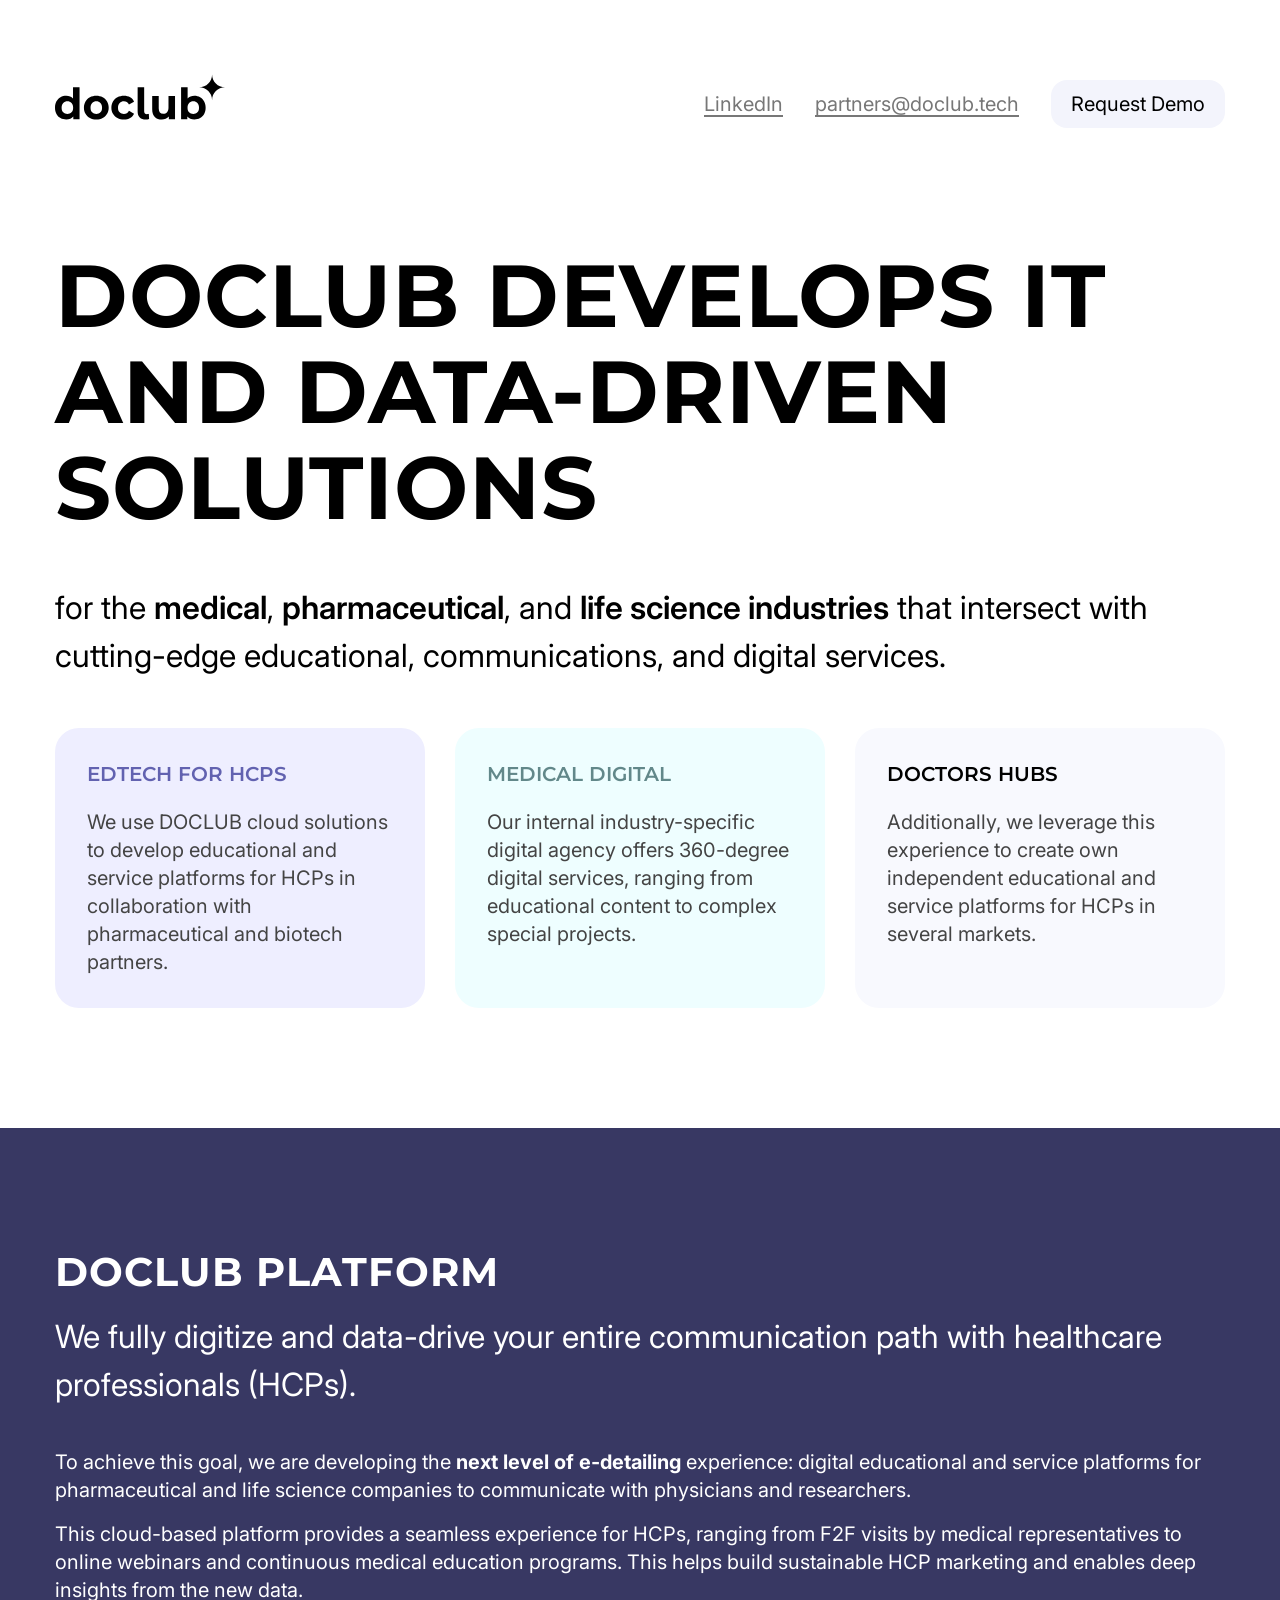
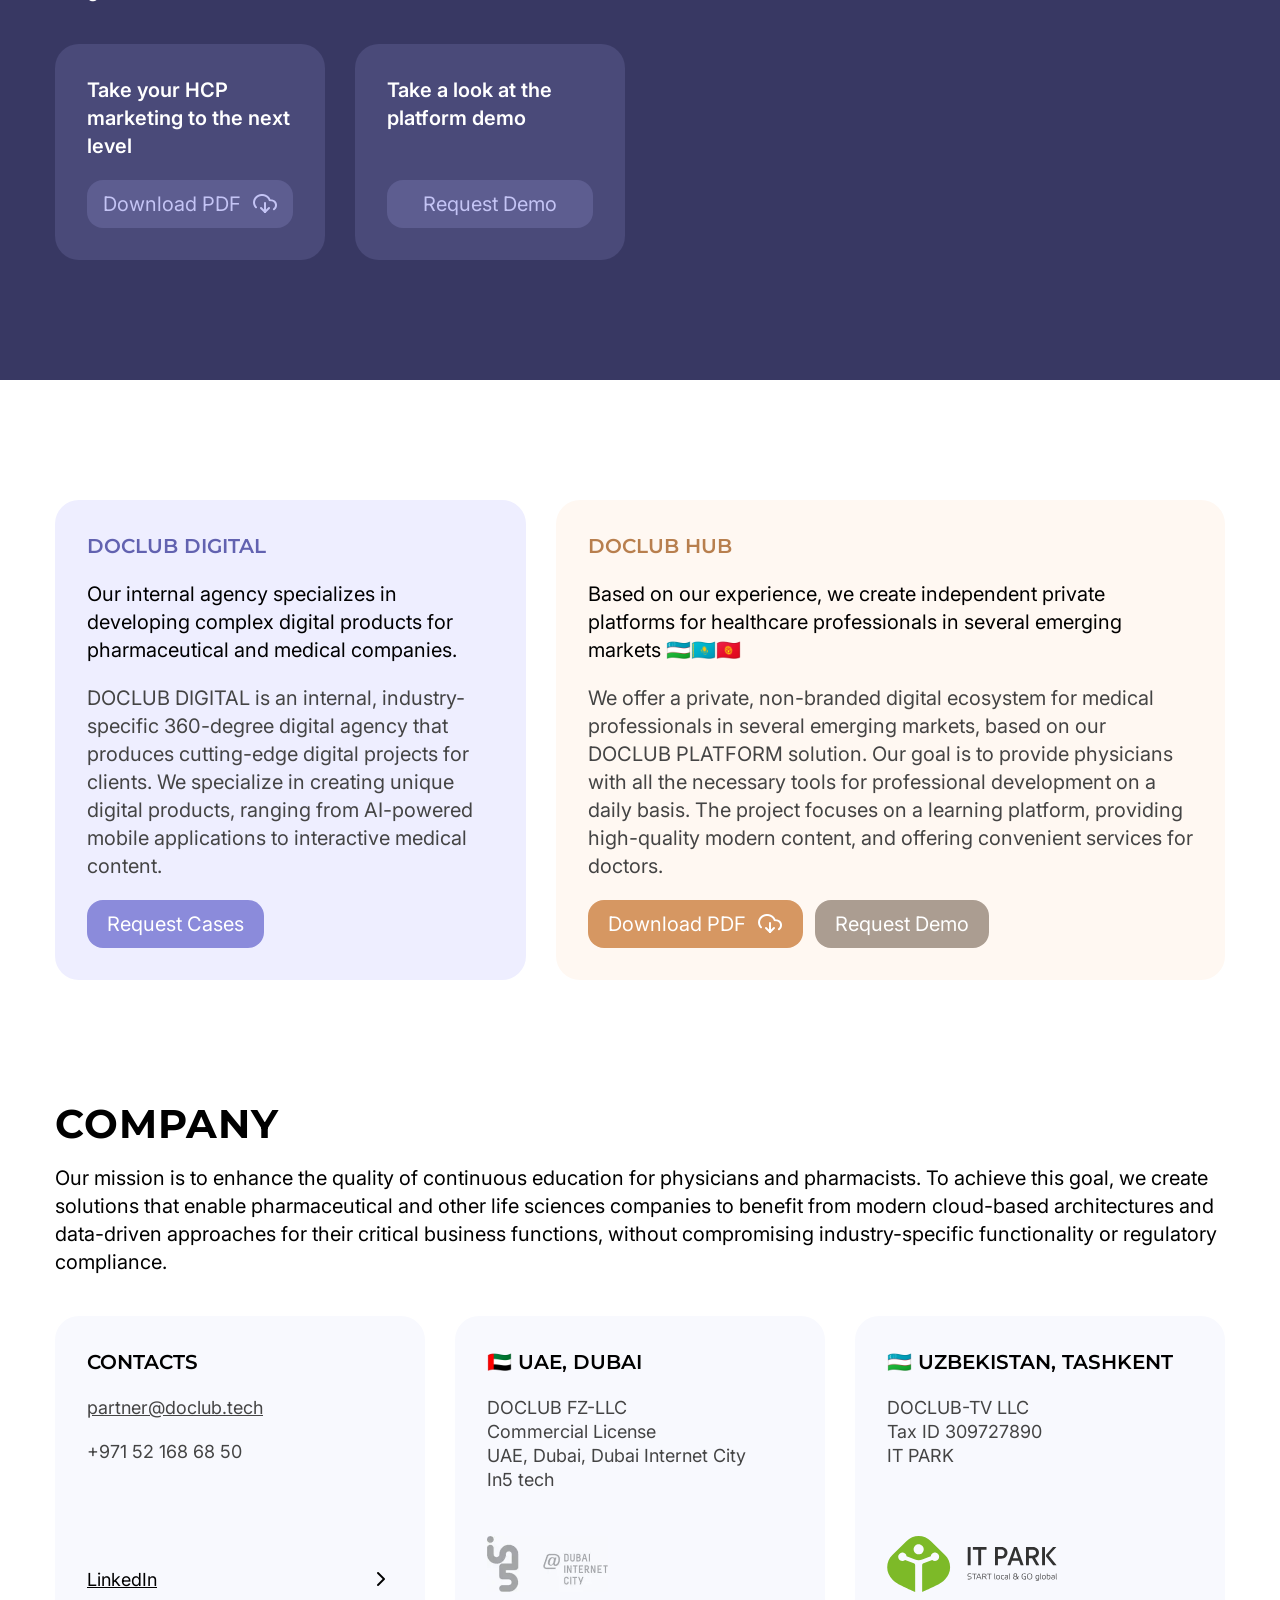
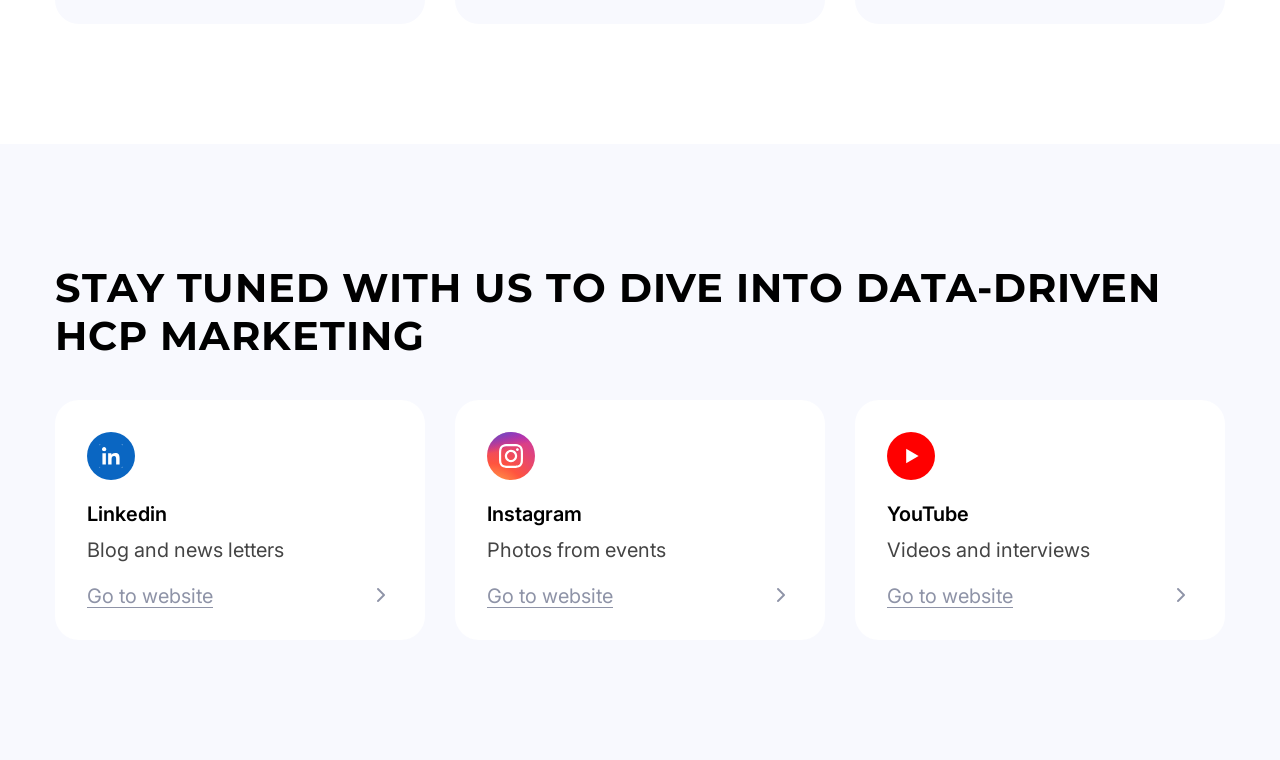
<file: index.html>
<!doctype html>
<html lang="en">

<head>
	<title>Doclub</title>
	<meta charset="UTF-8" />
	<meta name="format-detection" content="telephone=no" />
	<!-- <style>body{opacity: 0;}</style> -->
	<link rel="stylesheet" href="css/style.min.css?_v=20230721161614" />
	<link rel="shortcut icon" href="favicon.ico" />
	<!-- <meta name="robots" content="noindex, nofollow"> -->

	<!-- тип контента, по умолчанию используется article -->
	<meta property="og:type" content="article" />
	<!-- заголовок страницы, который будет выводится в записи социальной сети -->
	<meta property="og:title" content="MDOCLUB DEVELOPS IT AND DATA-DRIVEN SOLUTIONS" />
	<!-- описание страницы -->
	<meta property="og:description" content="for the medical, pharmaceutical, and life science industries that intersect with cutting-edge educational, communications, and digital services." />
	<!-- ссылка на изображение, которое будет публиковаться в записи -->
	<meta property="og:image" content="http://.....img/meta/og-image.png" />
	<!-- ссылка на текущую страницу -->
	<meta property="og:url" content="http://......./meta/ " />
	<!-- название сайта -->
	<meta property="og:site_name" content="Doclub" />

	<!-- Тип карты, по умолчанию используется summary -->
	<meta name="twitter:card" content="summary" />
	<!-- Имя/логин автора -->
	<meta name="twitter:site" content="Doclub" />
	<!-- Название страницы -->
	<meta name="twitter:title" content="DOCLUB DEVELOPS IT AND DATA-DRIVEN SOLUTIONS" />
	<!-- Описание страницы -->
	<meta name="twitter:description" content="for the medical, pharmaceutical, and life science industries that intersect with cutting-edge educational, communications, and digital services." />
	<!-- Cсылка на изображение -->
	<meta name="twitter:image" content="http://.....img/meta/og-image.png" />

	<meta name="viewport" content="width=device-width, initial-scale=1.0" />
	<!-- Yandex.Metrika counter -->
<script type="text/javascript" >
   (function(m,e,t,r,i,k,a){m[i]=m[i]||function(){(m[i].a=m[i].a||[]).push(arguments)};
   m[i].l=1*new Date();
   for (var j = 0; j < document.scripts.length; j++) {if (document.scripts[j].src === r) { return; }}
   k=e.createElement(t),a=e.getElementsByTagName(t)[0],k.async=1,k.src=r,a.parentNode.insertBefore(k,a)})
   (window, document, "script", "https://mc.yandex.ru/metrika/tag.js", "ym");

   ym(94504208, "init", {
        clickmap:true,
        trackLinks:true,
        accurateTrackBounce:true,
        webvisor:true
   });
</script>
<noscript><div><img src="https://mc.yandex.ru/watch/94504208" style="position:absolute; left:-9999px;" alt="" /></div></noscript>
<!-- /Yandex.Metrika counter -->
</head>

<body>
	<div class="wrapper">
		<header class="header">
			<div class="header__container">
				<div class="header__wrapper">
					<a href="#" class="header__logo"><img src="img/doclub_logotype.svg" alt="logo doclub" /></a>
					<div class="header__menu menu">
						<button type="button" class="menu__icon icon-menu">
							<span></span>
						</button>
						<nav class="menu__body">
							<ul class="menu__list">
								<li class="menu__item">
									<a href="https://www.linkedin.com/company/doclub/" class="menu__link">LinkedIn</a>
								</li>
								<li class="menu__item">
									<a href="mailto:partner@doclub.tech" class="menu__link">partners@doclub.tech</a>
								</li>
							</ul>
						</nav>
						<a href="#" data-popup="#popup" class="menu__body-link-static">Request Demo</a>
					</div>
				</div>
			</div>
		</header>

		<main class="page">
			<section class="develops">
				<div class="develops__container">
					<div class="develops__content">
						<h1 class="develops__title h1-title">
							DOCLUB develops IT and data-driven solutions
						</h1>
						<p class="develops__subtitle subtitle-text">
							for the <span>medical</span>, <span>pharmaceutical</span>, and
							<span>life science industries</span>
							that intersect with cutting-edge educational, communications,
							and digital services.
						</p>
						<div class="develops__row row-boxs">
							<div class="row-boxs__item box-item__first-accent">
								<h3 class="row-boxs__item-title h3-title">EdTech for HCPs</h3>
								<p class="row-boxs__item-text">
									We use DOCLUB cloud solutions to develop educational and
									service platforms for HCPs in collaboration with
									pharmaceutical and biotech partners.
								</p>
							</div>
							<div class="row-boxs__item box-item__second-accent">
								<h3 class="row-boxs__item-title h3-title">Medical Digital</h3>
								<p class="row-boxs__item-text">
									Our internal industry-specific digital agency offers
									360-degree digital services, ranging from educational
									content to complex special projects.
								</p>
							</div>
							<div class="row-boxs__item box-item__third-accent">
								<h3 class="row-boxs__item-title h3-title">Doctors Hubs</h3>
								<p class="row-boxs__item-text">
									Additionally, we leverage this experience to create own
									independent educational and service platforms for HCPs in
									several markets.
								</p>
							</div>
						</div>
					</div>
				</div>
			</section>
			<section class="platform">
				<div class="platform__container">
					<div class="platform__content">
						<h2 class="platform__title h2-title">DOCLUB PLATFORM</h2>
						<p class="platform__subtitle subtitle-text">
							We fully digitize and data-drive your entire communication path
							with healthcare professionals (HCPs).
						</p>
						<div class="platform__text-box">
							<p class="platform__text">
								To achieve this goal, we are developing the
								<span>next level of e-detailing</span> experience: digital
								educational and service platforms for pharmaceutical and life
								science companies to communicate with physicians and
								researchers.
							</p>
							<p class="platform__text">
								This cloud-based platform provides a seamless experience for
								HCPs, ranging from F2F visits by medical representatives to
								online webinars and continuous medical education programs.
								This helps build sustainable HCP marketing and enables deep
								insights from the new data.
							</p>
						</div>
						<div class="platform__row row-platform">
							<div class="row-platform__item">
								<div class="row-platform__title">
									Take your HCP marketing to the next level
								</div>
								<a href="som-pdf.pdf" download class="row-platform__btn main-btn main-btn_w">
									<div class="main-btn__text">Download PDF</div>
									<div class="main-btn__icon _icon-download-cloud"></div>
								</a>
							</div>
							<div class="row-platform__item">
								<div class="row-platform__title">
									Take a look at the platform demo
								</div>
								<a href="#" data-popup="#popup" class="row-platform__btn main-btn">
									<div class="main-btn__text">Request Demo</div>
								</a>
							</div>
						</div>
					</div>
				</div>
			</section>
			<section class="info-row-boxs">
				<div class="info-row-boxs__container">
					<div class="info-row-boxs__content">
						<div class="info-row-boxs__row row-boxs">
							<div class="row-boxs__item box-item__first-accent">
								<h3 class="row-boxs__item-title h3-title">DOCLUB DIGITAL</h3>
								<p class="row-boxs__item-subtitle">
									Our internal agency specializes in developing complex
									digital products for pharmaceutical and medical companies.
								</p>
								<p class="row-boxs__item-text">
									DOCLUB DIGITAL is an internal, industry-specific 360-degree
									digital agency that produces cutting-edge digital projects
									for clients. We specialize in creating unique digital
									products, ranging from AI-powered mobile applications to
									interactive medical content.
								</p>
								<div class="row-boxs__item-btns">
									<a href="#" data-popup="#popup" class="row-boxs__item-btn main-btn">
										<div class="main-btn__text">Request Cases</div>
									</a>
								</div>
							</div>
							<div class="row-boxs__item box-item__fourth-accent">
								<h3 class="row-boxs__item-title h3-title">DOCLUB HUB</h3>
								<p class="row-boxs__item-subtitle">
									Based on our experience, we create independent private
									platforms for healthcare professionals in several emerging
									markets 🇺🇿🇰🇿🇰🇬
								</p>
								<p class="row-boxs__item-text">
									We offer a private, non-branded digital ecosystem for
									medical professionals in several emerging markets, based on
									our DOCLUB PLATFORM solution. Our goal is to provide
									physicians with all the necessary tools for professional
									development on a daily basis. The project focuses on a
									learning platform, providing high-quality modern content,
									and offering convenient services for doctors.
								</p>
								<div class="row-boxs__item-btns">
									<a href="som-pdf.pdf" download class="row-boxs__item-btn main-btn main-btn_download">
										<div class="main-btn__text">Download PDF</div>
										<div class="main-btn__icon _icon-download-cloud"></div>
									</a>
									<a href="#" data-popup="#popup" class="row-boxs__item-btn main-btn">
										<div class="main-btn__text">Request Demo</div>
									</a>
								</div>
							</div>
						</div>
					</div>
				</div>
			</section>
			<section class="company">
				<div class="company__container">
					<div class="company__content">
						<div class="company__text-box">
							<h2 class="company__title h2-title">COMPANY</h2>
							<p class="company__text">
								Our mission is to enhance the quality of continuous education
								for physicians and pharmacists. To achieve this goal, we
								create solutions that enable pharmaceutical and other life
								sciences companies to benefit from modern cloud-based
								architectures and data-driven approaches for their critical
								business functions, without compromising industry-specific
								functionality or regulatory compliance.
							</p>
						</div>
						<div class="company__row-info row-boxs">
							<div class="row-boxs__item row-boxs__item_lh box-item__third-accent">
								<h3 class="row-boxs__item-title h3-title">Contacts</h3>
								<a href="mailto:partner@doclub.tech" class="row-boxs__item-email">partner@doclub.tech
								</a>
								<a href="tel:+971521686850" class="row-boxs__item-phone">
									+971 52 168 68 50
								</a>
								<a href="https://www.linkedin.com/company/doclub/" class="row-boxs__item-link">
									<div class="row-boxs__item-link-text">LinkedIn</div>
									<div class="row-boxs__item-link-icon _icon-chevron-right"></div>
								</a>
							</div>
							<div class="row-boxs__item row-boxs__item_lh box-item__third-accent">
								<h3 class="row-boxs__item-title h3-title">🇦🇪 UAE, DUBAI</h3>
								<p class="row-boxs__item-text row-boxs__item-text_info">
									DOCLUB FZ-LLC <br />
									Commercial License<br />
									UAE, Dubai, Dubai Internet City<br />
									In5 tech
								</p>
								<a href="#" class="row-boxs__item-image"><picture><source srcset="img/dubai-internet-city-logo.webp" type="image/webp"><img src="img/dubai-internet-city-logo.png" alt="logo dubai internet city" /></picture></a>
							</div>
							<div class="row-boxs__item row-boxs__item_lh box-item__third-accent">
								<h3 class="row-boxs__item-title h3-title">
									🇺🇿 Uzbekistan, TASHKENT
								</h3>
								<p class="row-boxs__item-text row-boxs__item-text_info">
									DOCLUB-TV LLC<br />
									Tax ID 309727890<br />
									IT PARK
								</p>
								<a href="#" class="row-boxs__item-image"><img src="img/Logo_IT_Park_Uzbekistan.svg" alt="logo dubai internet city" /></a>
							</div>
						</div>
					</div>
				</div>
			</section>
			<section class="stay-tuned">
				<div class="stay-tuned__container">
					<div class="stay-tuned__content">
						<h2 class="stay-tuned__title h2-title">
							Stay tuned with us to dive into data-driven HCP marketing
						</h2>
						<div class="stay-tuned__row-info row-boxs">
							<div class="row-boxs__item box-item__fifth-accent">
								<div class="row-boxs__item-image-ibg">
									<img src="img/logo_linkedin.svg" alt="Icon Linkedin" />
								</div>
								<div class="row-boxs__item-text-box">
									<h3 class="row-boxs__item-title h3-title-links">
										Linkedin
									</h3>
									<p class="row-boxs__item-text">Blog and news letters</p>
								</div>
								<a href="https://www.linkedin.com/company/doclub/" class="row-boxs__item-link-go">
									<div class="row-boxs__item-text-go">Go to website</div>
									<div class="row-boxs__item-icon-go _icon-chevron-right"></div>
								</a>
							</div>
							<div class="row-boxs__item box-item__fifth-accent">
								<div class="row-boxs__item-image-ibg">
									<img src="img/logo_instagram.svg" alt="Icon Instagram" />
								</div>
								<div class="row-boxs__item-text-box">
									<h3 class="row-boxs__item-title h3-title-links">
										Instagram
									</h3>
									<p class="row-boxs__item-text">Photos from events</p>
								</div>
								<a href="https://www.instagram.com/doclubtv/" class="row-boxs__item-link-go">
									<div class="row-boxs__item-text-go">Go to website</div>
									<div class="row-boxs__item-icon-go _icon-chevron-right"></div>
								</a>
							</div>
							<div class="row-boxs__item box-item__fifth-accent">
								<div class="row-boxs__item-image-ibg">
									<img src="img/logo_youtube.svg" alt="Icon You Tube" />
								</div>
								<div class="row-boxs__item-text-box">
									<h3 class="row-boxs__item-title h3-title-links">YouTube</h3>
									<p class="row-boxs__item-text">Videos and interviews</p>
								</div>
								<a href="https://www.youtube.com/@doclub" class="row-boxs__item-link-go">
									<div class="row-boxs__item-text-go">Go to website</div>
									<div class="row-boxs__item-icon-go _icon-chevron-right"></div>
								</a>
							</div>
						</div>
					</div>
				</div>
			</section>
		</main>
		<footer class="footer">
			<div class="footer__container">
			</div>
		</footer>
	</div>
	<div id="popup" aria-hidden="true" class="popup">
		<div class="popup__wrapper">
			<div class="popup__content">
				<form id="form" action="files/sendmail/sendmail.php" method="POST" class="popup__form">
					<div class="popup__form-item">
						<label for="formName" class="form__label">Name</label>
						<input id="formName" type="text" name="form[name]" data-error="Error" class="form__input input" />
					</div>
					<div class="popup__form-item">
						<label for="formCompany" class="form__label">Company</label>
						<input id="formCompany" type="text" name="form[company]" data-error="Error" class="form__input input" />
					</div>
					<div class="popup__form-item">
						<label for="formRole" class="form__label">Business Role</label>
						<input id="formRole" type="text" name="form[role]" data-error="Error" class="form__input input" />
					</div>
					<div class="popup__form-item">
						<label for="formMail" class="form__label">E-mail <span>*</span></label>
						<input data-error="Please provide your accurate email address." data-required="email" id="formMail" type="text" name="form[email]" data-error="Error" class="form__input input" />
					</div>
					<div class="popup__btns">
						<button data-close type="button" class="popup__close close-btn">
							Close
						</button>
						<button type="submit" class="popup__submit-button submit-btn button">
							Request Demo
						</button>
					</div>
				</form>
			</div>
		</div>
	</div>
	<script src="js/app.min.js?_v=20230721161614"></script>
</body>

</html>
</file>
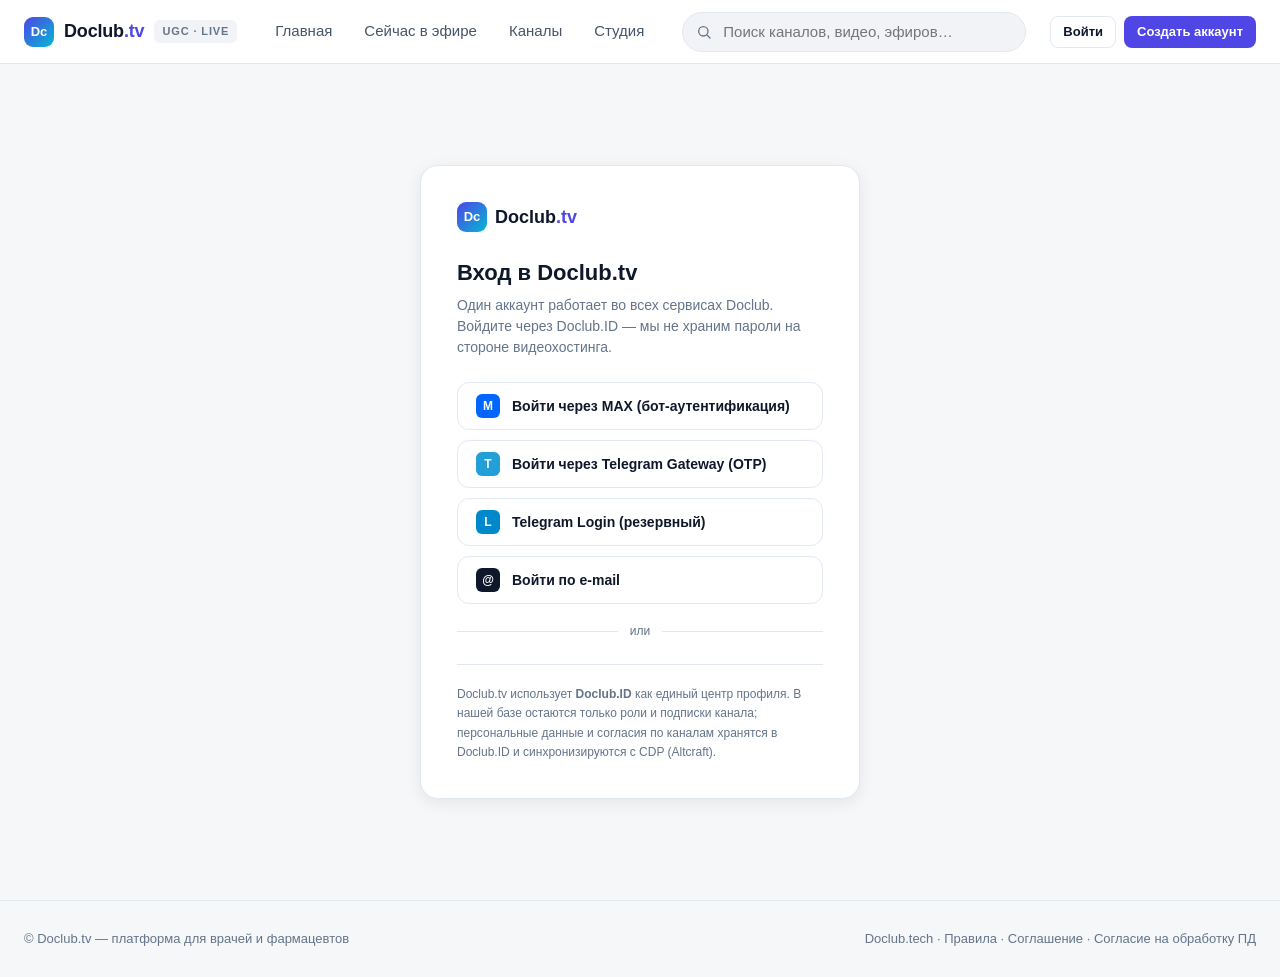
<file: tv/login.html>
<!doctype html>
<html lang="ru">
<head>
  <meta charset="UTF-8" />
  <title>Войти — Doclub.tv</title>
  <meta name="viewport" content="width=device-width, initial-scale=1.0" />
  <link rel="stylesheet" href="https://rsms.me/inter/inter.css" />
  <link rel="stylesheet" href="css/tv.css" />
</head>
<body>
  <div class="app">
    <div data-header></div>

    <main class="auth">
      <div class="auth__card">
        <div class="auth__logo">
          <span class="header__logo-badge">Dc</span>
          <span>Doclub<span style="color:#4f46e5">.tv</span></span>
        </div>
        <h1 class="auth__title" id="auth-title">Вход в Doclub.tv</h1>
        <p class="auth__sub" id="auth-sub">
          Один аккаунт работает во всех сервисах Doclub. Войдите через Doclub.ID — мы не храним пароли на стороне видеохостинга.
        </p>

        <div class="auth__providers">
          <button class="auth__provider" data-provider="max">
            <span style="width:24px;height:24px;border-radius:6px;background:#0066FF;color:#fff;display:inline-flex;align-items:center;justify-content:center;font-weight:700;font-size:12px">M</span>
            Войти через MAX (бот-аутентификация)
          </button>
          <button class="auth__provider" data-provider="telegram">
            <span style="width:24px;height:24px;border-radius:6px;background:#229ED9;color:#fff;display:inline-flex;align-items:center;justify-content:center;font-weight:700;font-size:12px">T</span>
            Войти через Telegram Gateway (OTP)
          </button>
          <button class="auth__provider" data-provider="telegram-login">
            <span style="width:24px;height:24px;border-radius:6px;background:#0088CC;color:#fff;display:inline-flex;align-items:center;justify-content:center;font-weight:700;font-size:12px">L</span>
            Telegram Login (резервный)
          </button>
          <button class="auth__provider" data-provider="email">
            <span style="width:24px;height:24px;border-radius:6px;background:#0f172a;color:#fff;display:inline-flex;align-items:center;justify-content:center;font-weight:700;font-size:12px">@</span>
            Войти по e-mail
          </button>
        </div>

        <div class="auth__divider">или</div>

        <form id="email-form" hidden>
          <div class="field">
            <label class="field__label">E-mail</label>
            <input class="field__input" type="email" name="email" required placeholder="doctor@example.com" />
          </div>
          <div class="field">
            <label class="field__label">Имя и фамилия</label>
            <input class="field__input" name="full_name" required placeholder="Анна Виноградова" />
          </div>
          <div class="field" id="role-field">
            <label class="field__label">Специальность</label>
            <select class="field__select" name="role">
              <option>Кардиология</option>
              <option>Неврология</option>
              <option>Эндокринология</option>
              <option>Педиатрия</option>
              <option>Онкология</option>
              <option>Фармацевт</option>
            </select>
          </div>

          <div class="consent" id="consent-1">
            <input type="checkbox" required />
            <span>
              Я подтверждаю, что являюсь медицинским работником, и соглашаюсь с
              <a href="#">правилами Doclub</a>
              и <a href="#">политикой обработки персональных данных Doclub.ID</a>
              (v. 2026.05). <strong>Согласие конкретное и информированное</strong>.
            </span>
          </div>
          <div class="consent">
            <input type="checkbox" />
            <span>Хочу получать дайджест Doclub.tv в выбранном канале (можно отменить в любой момент).</span>
          </div>

          <button type="submit" class="btn btn--primary btn--block btn--lg" style="margin-top:14px">Продолжить</button>
        </form>

        <div class="auth__legal">
          Doclub.tv использует <strong>Doclub.ID</strong> как единый центр профиля.
          В нашей базе остаются только роли и подписки канала; персональные
          данные и согласия по каналам хранятся в Doclub.ID и синхронизируются с
          CDP (Altcraft).
        </div>
      </div>
    </main>

    <div data-footer></div>
  </div>

  <script src="js/tv-api.js"></script>
  <script src="js/tv-app.js"></script>
  <script>
    DoclubUI.mountChrome("");

    const intent = DoclubUI.qs("intent");
    if (intent === "signup") {
      document.getElementById("auth-title").textContent =
        "Регистрация в Doclub.tv";
      document.getElementById("auth-sub").textContent =
        "Один аккаунт — все сервисы Doclub. Если у вас уже есть Doclub.ID, войдите своим обычным способом.";
    }

    const next = DoclubUI.qs("next") || "index.html";

    document.querySelectorAll("[data-provider]").forEach((b) =>
      b.addEventListener("click", () => {
        const p = b.dataset.provider;
        if (p === "email") {
          document.getElementById("email-form").hidden = false;
          b.style.display = "none";
          return;
        }
        // Real flow: redirect to Doclub.ID OAuth — fake for demo.
        DoclubUI.toast("Открываем " + p + "…");
        setTimeout(() => {
          const demoUser = {
            id: 101,
            full_name: "Анна Виноградова",
            email: "anna.vino@example.com",
            handle: "anna_vino",
            is_premium: p === "max",
            doclub_id: "did_" + Math.random().toString(36).slice(2, 10),
            source: p,
            granted_at: new Date().toISOString(),
          };
          DoclubAPI.signInWithDoclubId(demoUser);
          if (demoUser.is_premium) {
            DoclubUI.toast("Premium на год выдан через MAX", "success");
          }
          location.href = next;
        }, 700);
      })
    );

    document.getElementById("email-form").addEventListener("submit", (e) => {
      e.preventDefault();
      const data = Object.fromEntries(new FormData(e.target).entries());
      DoclubAPI.signInWithDoclubId({
        id: Math.floor(1000 + Math.random() * 9000),
        full_name: data.full_name,
        email: data.email,
        role: data.role,
        is_premium: false,
        doclub_id: "did_" + Math.random().toString(36).slice(2, 10),
        source: "email",
        granted_at: new Date().toISOString(),
      });
      location.href = next;
    });
  </script>
</body>
</html>
</file>
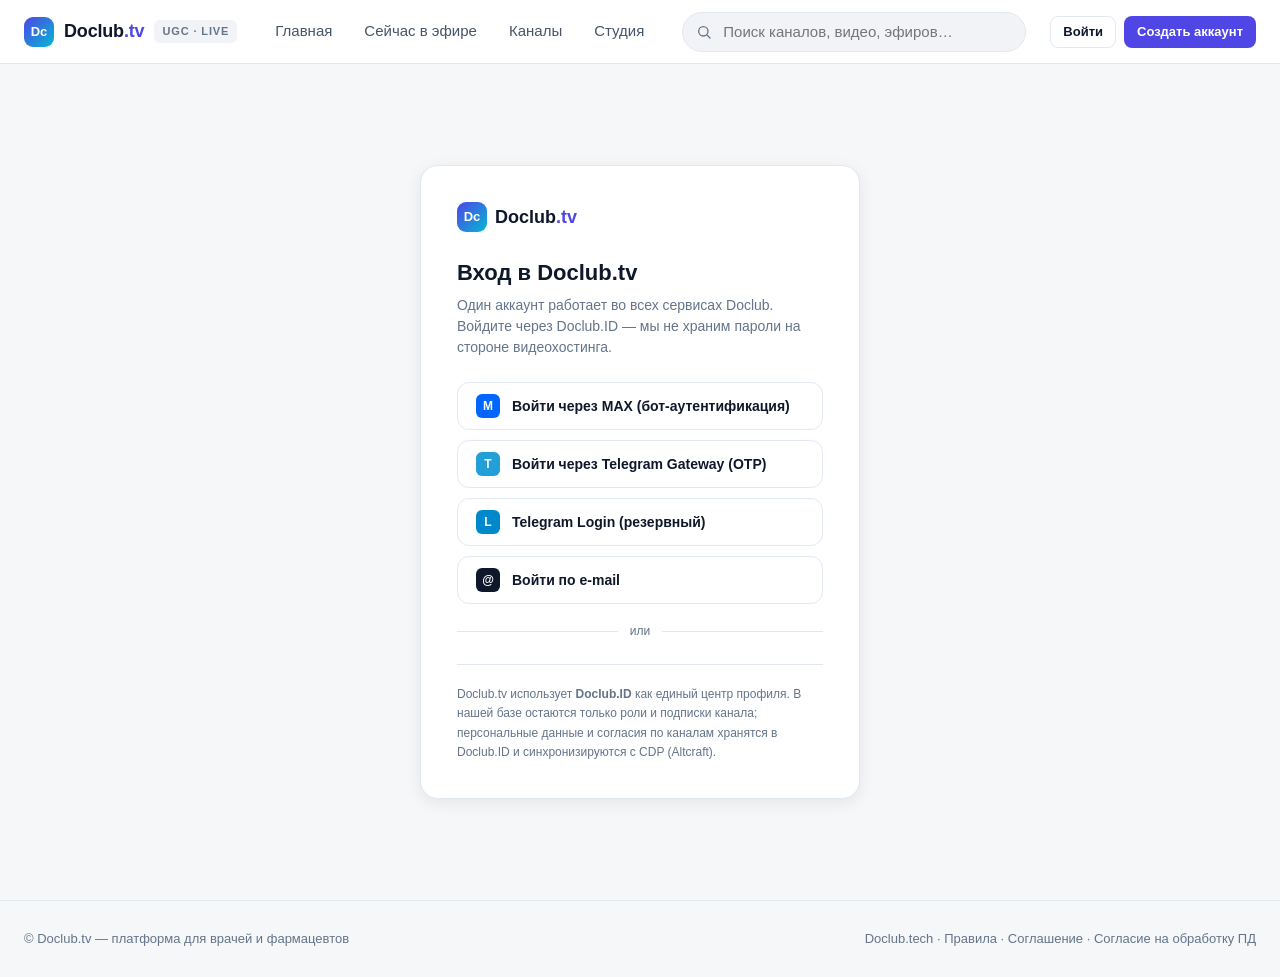
<file: tv/studio.html>
<!doctype html>
<html lang="ru">
<head>
  <meta charset="UTF-8" />
  <title>Студия — Doclub.tv</title>
  <meta name="viewport" content="width=device-width, initial-scale=1.0" />
  <link rel="stylesheet" href="https://rsms.me/inter/inter.css" />
  <link rel="stylesheet" href="css/tv.css" />
</head>
<body>
  <div class="app">
    <div data-header></div>

    <main class="main">
      <div class="container">
        <div class="studio">
          <!-- Sidebar -->
          <nav class="studio__nav" id="studio-nav">
            <button class="studio__nav-item is-active" data-view="dashboard">
              <span class="studio__nav-item-icon">📊</span> Сводка
            </button>
            <button class="studio__nav-item" data-view="broadcast">
              <span class="studio__nav-item-icon">📡</span> Создать эфир
            </button>
            <button class="studio__nav-item" data-view="upload">
              <span class="studio__nav-item-icon">⬆</span> Загрузить видео
            </button>
            <button class="studio__nav-item" data-view="videos">
              <span class="studio__nav-item-icon">🎬</span> Мои видео
            </button>
            <button class="studio__nav-item" data-view="broadcasts">
              <span class="studio__nav-item-icon">📺</span> Мои эфиры
            </button>
            <button class="studio__nav-item" data-view="tiers">
              <span class="studio__nav-item-icon">⭐</span> Уровни доступа
            </button>
            <button class="studio__nav-item" data-view="subscribers">
              <span class="studio__nav-item-icon">👥</span> Подписчики
            </button>
            <button class="studio__nav-item" data-view="channel">
              <span class="studio__nav-item-icon">🎛</span> Канал
            </button>
          </nav>

          <div class="studio__main">
            <!-- Dashboard -->
            <section class="studio-view is-active" data-view="dashboard">
              <div class="studio__head">
                <div>
                  <h1 class="studio__title">Кабинет автора</h1>
                  <p class="studio__subtitle" id="dash-greeting"></p>
                </div>
                <div style="display:flex;gap:8px">
                  <button class="btn btn--ghost" data-goto="broadcast">📡 Запустить эфир</button>
                  <button class="btn btn--primary" data-goto="upload">⬆ Загрузить видео</button>
                </div>
              </div>

              <div class="stat-grid">
                <div class="stat">
                  <div class="stat__label">Подписчики</div>
                  <div class="stat__value" id="stat-subs">—</div>
                  <div class="stat__delta">+128 за неделю</div>
                </div>
                <div class="stat">
                  <div class="stat__label">Просмотры за 7 дн.</div>
                  <div class="stat__value">24 612</div>
                  <div class="stat__delta">+18%</div>
                </div>
                <div class="stat">
                  <div class="stat__label">Видео</div>
                  <div class="stat__value" id="stat-videos">—</div>
                </div>
                <div class="stat">
                  <div class="stat__label">Активные премиум</div>
                  <div class="stat__value">412</div>
                  <div class="stat__delta">+9%</div>
                </div>
                <div class="stat">
                  <div class="stat__label">Доход (мес.)</div>
                  <div class="stat__value">182 400 ₽</div>
                  <div class="stat__delta">+24%</div>
                </div>
              </div>

              <div class="section">
                <div class="section__head">
                  <h2 class="section__title">Ближайшие эфиры</h2>
                  <button class="section__link" data-goto="broadcast">+ Новый эфир</button>
                </div>
                <div class="table-wrap">
                  <table class="table" id="upcoming-table">
                    <thead>
                      <tr>
                        <th>Эфир</th><th>Старт</th><th>Доступ</th><th>Статус</th><th></th>
                      </tr>
                    </thead>
                    <tbody></tbody>
                  </table>
                </div>
              </div>
            </section>

            <!-- Create broadcast -->
            <section class="studio-view" data-view="broadcast">
              <div class="studio__head">
                <div>
                  <h1 class="studio__title">Новый эфир</h1>
                  <p class="studio__subtitle">Заполните данные и получите параметры для OBS.</p>
                </div>
              </div>

              <!-- Step 1: form -->
              <form class="form" id="broadcast-form">
                <div class="form__section">
                  <h2 class="form__section-title">Описание эфира</h2>
                  <p class="form__section-desc">Виден в карточке и в верхней строке «Сейчас в эфире».</p>

                  <div class="field">
                    <label class="field__label">Название</label>
                    <input class="field__input" name="title" required placeholder="Напр. Острая декомпенсация ХСН: алгоритм первых 24 часов" />
                  </div>
                  <div class="field">
                    <label class="field__label">Описание</label>
                    <textarea class="field__textarea" name="description" placeholder="О чём эфир, для кого, какие вопросы планируете обсудить."></textarea>
                  </div>
                  <div class="form-row">
                    <div class="field">
                      <label class="field__label">Категория</label>
                      <select class="field__select" name="category" required>
                        <option value="cardiology">Кардиология</option>
                        <option value="neurology">Неврология</option>
                        <option value="pharmacology">Фармакология</option>
                        <option value="endo">Эндокринология</option>
                        <option value="pediatrics">Педиатрия</option>
                        <option value="onco">Онкология</option>
                      </select>
                    </div>
                    <div class="field">
                      <label class="field__label">Дата и время старта</label>
                      <input class="field__input" type="datetime-local" name="scheduled_start" />
                      <span class="field__hint">Можно начать сразу — оставьте пустым.</span>
                    </div>
                  </div>
                </div>

                <div class="form__section">
                  <h2 class="form__section-title">Доступ к эфиру</h2>
                  <p class="form__section-desc">Решите, кому будет открыт прямой эфир и запись.</p>
                  <div class="radio-group">
                    <label class="radio-card">
                      <input type="radio" name="access_type" value="free" checked />
                      <div>
                        <div class="radio-card__title">Бесплатно</div>
                        <div class="radio-card__desc">Эфир открыт всем зарегистрированным пользователям.</div>
                      </div>
                    </label>
                    <label class="radio-card">
                      <input type="radio" name="access_type" value="subscription" />
                      <div>
                        <div class="radio-card__title">Только для подписчиков канала</div>
                        <div class="radio-card__desc">Доступен подписчикам выбранного уровня и выше.</div>
                      </div>
                    </label>
                    <label class="radio-card">
                      <input type="radio" name="access_type" value="one_time" />
                      <div>
                        <div class="radio-card__title">Разовая покупка</div>
                        <div class="radio-card__desc">Зрители платят один раз за этот эфир (paywall через dtech_paywall).</div>
                      </div>
                    </label>
                  </div>
                </div>

                <div class="form__footer">
                  <button type="button" class="btn btn--ghost" data-goto="dashboard">Отмена</button>
                  <button type="submit" class="btn btn--primary">Создать эфир →</button>
                </div>
              </form>

              <!-- Step 2: OBS / RTMP details -->
              <div id="broadcast-result" hidden>
                <div class="status-line status-line--ready">
                  <span class="status-line__dot"></span>
                  <strong>Эфир готов</strong>
                  <span style="color:var(--text-soft);margin-left:auto" id="broadcast-name"></span>
                </div>

                <div class="rtmp">
                  <h2 class="rtmp__title">Параметры для OBS</h2>
                  <p class="rtmp__sub">Откройте OBS → Settings → Stream → выберите «Custom...» и вставьте значения ниже. Ключ потока никому не передавайте.</p>

                  <div class="rtmp__row">
                    <div class="rtmp__label">Server</div>
                    <div class="rtmp__value" id="rtmp-server"></div>
                    <button class="rtmp__copy" data-copy="server">Copy</button>
                  </div>
                  <div class="rtmp__row">
                    <div class="rtmp__label">Stream Key</div>
                    <div class="rtmp__value rtmp__value--masked" id="rtmp-key"></div>
                    <button class="rtmp__copy" data-copy="key">Copy</button>
                  </div>
                  <div class="rtmp__row">
                    <div class="rtmp__label">YCV Stream ID</div>
                    <div class="rtmp__value" id="rtmp-yc"></div>
                    <button class="rtmp__copy" data-copy="yc">Copy</button>
                  </div>
                </div>

                <div class="form">
                  <h3 class="form__section-title">Чек-лист подготовки</h3>
                  <ul class="tier__perks" style="margin:14px 0">
                    <li>OBS Studio 30.x или новее. Bitrate 4500–6000 kbps, 1080p30 / 720p60.</li>
                    <li>Подключите гарнитуру, проверьте звук в OBS Audio Mixer.</li>
                    <li>В OBS нажмите Start Streaming — статус ниже сменится на «В эфире».</li>
                    <li>После окончания эфира появится запись в разделе «Мои видео».</li>
                  </ul>
                  <div style="display:flex;gap:10px;margin-top:18px;flex-wrap:wrap">
                    <a class="btn btn--primary" id="watch-link" target="_blank">Открыть страницу зрителя</a>
                    <button class="btn btn--danger" id="end-broadcast">Завершить эфир</button>
                    <button class="btn btn--ghost" data-goto="dashboard">Вернуться к сводке</button>
                  </div>
                </div>
              </div>
            </section>

            <!-- Upload video -->
            <section class="studio-view" data-view="upload">
              <div class="studio__head">
                <div>
                  <h1 class="studio__title">Загрузить видео</h1>
                  <p class="studio__subtitle">
                    Файл уходит напрямую в Yandex Cloud Video через TUS-загрузку, ничего не проходит через нашу инфраструктуру.
                  </p>
                </div>
              </div>

              <div class="form">
                <div class="drop-zone" id="drop-zone">
                  <input type="file" accept="video/*" id="file-input" hidden />
                  <div class="drop-zone__icon">
                    <svg width="28" height="28" viewBox="0 0 24 24" fill="none" stroke="#4f46e5" stroke-width="2" stroke-linecap="round" stroke-linejoin="round">
                      <path d="M21 15v4a2 2 0 0 1-2 2H5a2 2 0 0 1-2-2v-4"/>
                      <polyline points="17 8 12 3 7 8"/>
                      <line x1="12" y1="3" x2="12" y2="15"/>
                    </svg>
                  </div>
                  <div class="drop-zone__title" id="drop-title">Перетащите видео сюда</div>
                  <div class="drop-zone__sub">или нажмите, чтобы выбрать файл (до 5 GB)</div>
                </div>
                <div class="progress" id="upload-progress" hidden><div class="progress__bar"></div></div>

                <div class="form__section">
                  <h2 class="form__section-title">Метаданные</h2>
                  <div class="field">
                    <label class="field__label">Название</label>
                    <input class="field__input" name="title" placeholder="Например, ЭКГ-разбор: блокады ножек пучка Гиса" />
                  </div>
                  <div class="field">
                    <label class="field__label">Описание</label>
                    <textarea class="field__textarea" name="description"></textarea>
                  </div>
                  <div class="form-row">
                    <div class="field">
                      <label class="field__label">Категория</label>
                      <select class="field__select" name="category">
                        <option value="cardiology">Кардиология</option>
                        <option value="neurology">Неврология</option>
                        <option value="pharmacology">Фармакология</option>
                        <option value="endo">Эндокринология</option>
                        <option value="pediatrics">Педиатрия</option>
                        <option value="onco">Онкология</option>
                      </select>
                    </div>
                    <div class="field">
                      <label class="field__label">Доступ</label>
                      <select class="field__select" name="access_type">
                        <option value="free">Бесплатно</option>
                        <option value="subscription">Подписчикам канала</option>
                        <option value="one_time">Разовая покупка</option>
                      </select>
                    </div>
                  </div>
                </div>

                <div class="form__footer">
                  <button class="btn btn--ghost" data-goto="dashboard">Отмена</button>
                  <button class="btn btn--primary" id="upload-submit">Опубликовать</button>
                </div>
              </div>
            </section>

            <!-- Videos list -->
            <section class="studio-view" data-view="videos">
              <div class="studio__head">
                <div><h1 class="studio__title">Мои видео</h1></div>
                <button class="btn btn--primary" data-goto="upload">⬆ Загрузить</button>
              </div>
              <div class="table-wrap">
                <table class="table" id="videos-table">
                  <thead><tr><th>Видео</th><th>Доступ</th><th>Просмотры</th><th>Опубликовано</th><th></th></tr></thead>
                  <tbody></tbody>
                </table>
              </div>
            </section>

            <!-- Broadcasts list -->
            <section class="studio-view" data-view="broadcasts">
              <div class="studio__head">
                <div><h1 class="studio__title">Мои эфиры</h1></div>
                <button class="btn btn--primary" data-goto="broadcast">📡 Новый эфир</button>
              </div>
              <div class="table-wrap">
                <table class="table" id="broadcasts-table">
                  <thead><tr><th>Эфир</th><th>Старт</th><th>Доступ</th><th>Статус</th><th></th></tr></thead>
                  <tbody></tbody>
                </table>
              </div>
            </section>

            <!-- Tiers -->
            <section class="studio-view" data-view="tiers">
              <div class="studio__head">
                <div>
                  <h1 class="studio__title">Уровни доступа</h1>
                  <p class="studio__subtitle">Кумулятивная модель: уровень 3 включает доступ к уровням 1–2.</p>
                </div>
                <button class="btn btn--primary" id="add-tier">+ Новый уровень</button>
              </div>
              <div class="tier-grid" id="tiers-grid"></div>
            </section>

            <!-- Subscribers -->
            <section class="studio-view" data-view="subscribers">
              <div class="studio__head">
                <div><h1 class="studio__title">Подписчики</h1>
                  <p class="studio__subtitle">Активные подписки, выданный Premium, история продлений.</p>
                </div>
                <div style="display:flex;gap:8px">
                  <button class="btn btn--ghost">Экспорт CSV</button>
                  <button class="btn btn--premium" id="grant-premium">🎁 Выдать Premium</button>
                </div>
              </div>
              <div class="table-wrap">
                <table class="table">
                  <thead><tr><th>Пользователь</th><th>Уровень</th><th>Источник</th><th>Активна до</th><th></th></tr></thead>
                  <tbody id="subs-tbody"></tbody>
                </table>
              </div>
            </section>

            <!-- Channel settings -->
            <section class="studio-view" data-view="channel">
              <div class="studio__head"><div><h1 class="studio__title">Канал</h1></div></div>
              <form class="form" id="channel-form">
                <div class="form__section">
                  <h2 class="form__section-title">Профиль</h2>
                  <div class="field">
                    <label class="field__label">Название канала</label>
                    <input class="field__input" name="name" />
                  </div>
                  <div class="field">
                    <label class="field__label">Описание</label>
                    <textarea class="field__textarea" name="description"></textarea>
                  </div>
                  <div class="form-row">
                    <div class="field">
                      <label class="field__label">Категория</label>
                      <select class="field__select" name="category">
                        <option value="cardiology">Кардиология</option>
                        <option value="neurology">Неврология</option>
                        <option value="pharmacology">Фармакология</option>
                        <option value="endo">Эндокринология</option>
                        <option value="pediatrics">Педиатрия</option>
                        <option value="onco">Онкология</option>
                      </select>
                    </div>
                    <div class="field">
                      <label class="field__label">Slug (адрес)</label>
                      <input class="field__input" name="slug" placeholder="cardiocast" />
                    </div>
                  </div>
                </div>

                <div class="form__section">
                  <h2 class="form__section-title">Гео-ограничения</h2>
                  <p class="form__section-desc">Оставьте пустым, чтобы канал был доступен всем.</p>
                  <div class="check-group">
                    <label class="consent"><input type="checkbox" /> Россия</label>
                    <label class="consent"><input type="checkbox" /> Узбекистан</label>
                    <label class="consent"><input type="checkbox" /> Казахстан</label>
                    <label class="consent"><input type="checkbox" /> ОАЭ</label>
                  </div>
                </div>

                <div class="form__footer">
                  <button type="submit" class="btn btn--primary">Сохранить</button>
                </div>
              </form>
            </section>
          </div>
        </div>
      </div>
    </main>

    <div data-footer></div>
  </div>

  <script src="js/tv-api.js"></script>
  <script src="js/tv-app.js"></script>
  <script>
    (async function () {
      DoclubUI.mountChrome("studio");

      // Auth gate
      if (!DoclubAPI.auth.isAuthenticated) {
        location.href = "login.html?next=" + encodeURIComponent(location.href);
        return;
      }

      const me = DoclubAPI.auth.user;
      document.getElementById("dash-greeting").textContent =
        `Здравствуйте, ${me.full_name || "автор"}! Вот сводка по вашему каналу.`;

      // Pick author's channel — for demo, use the first channel as "mine".
      const channels = (await DoclubAPI.listChannels()).results;
      const myChannel = channels.find((c) => c.owner_user?.id === me.id) ||
        channels[0];

      const [videosRes, broadcastsRes, tiersRes] = await Promise.all([
        DoclubAPI.listVideos({ channel: myChannel.id }),
        DoclubAPI.listBroadcasts({ channel: myChannel.id }),
        DoclubAPI.listTiers({ channel: myChannel.id }),
      ]);
      const videos = videosRes.results;
      const broadcasts = broadcastsRes.results;
      const tiers = tiersRes.results;

      // ---- Dashboard stats ----
      document.getElementById("stat-subs").textContent =
        DoclubUI.formatViews(myChannel.subscribers);
      document.getElementById("stat-videos").textContent = videos.length;

      // ---- Upcoming table ----
      const upcoming = broadcasts.filter(
        (b) => b.status === "scheduled" || b.status === "live"
      );
      document.querySelector("#upcoming-table tbody").innerHTML = upcoming.length
        ? upcoming
            .map(
              (b) => `
          <tr>
            <td>
              <span class="table__title">${b.title}</span>
              <span class="table__subtitle">${b.category?.name || ""}</span>
            </td>
            <td>${DoclubUI.formatStartTime(b.scheduled_start)}</td>
            <td>${DoclubUI.accessBadge(b)}</td>
            <td>${
              b.status === "live"
                ? `<span class="badge badge--live">LIVE</span>`
                : `<span class="badge">Запланирован</span>`
            }</td>
            <td><a class="btn btn--sm" href="watch.html?broadcast=${b.id}">Открыть</a></td>
          </tr>
        `
            )
            .join("")
        : `<tr><td colspan="5"><div class="empty"><div class="empty__icon">🗓</div><div>Эфиры не запланированы</div></div></td></tr>`;

      // ---- Videos table ----
      document.querySelector("#videos-table tbody").innerHTML = videos.length
        ? videos
            .map(
              (v) => `
          <tr>
            <td>
              <span class="table__title">${v.title}</span>
              <span class="table__subtitle">${DoclubUI.formatDuration(
                v.duration
              )} · ${v.category?.name || ""}</span>
            </td>
            <td>${DoclubUI.accessBadge(v)}</td>
            <td>${DoclubUI.formatViews(v.views)}</td>
            <td>${DoclubUI.formatRelative(v.published_at)}</td>
            <td><a class="btn btn--sm" href="watch.html?video=${v.id}">Открыть</a></td>
          </tr>
        `
            )
            .join("")
        : `<tr><td colspan="5"><div class="empty"><div class="empty__icon">🎬</div><div>Загрузите первое видео</div></div></td></tr>`;

      // ---- Broadcasts table ----
      document.querySelector("#broadcasts-table tbody").innerHTML = broadcasts
        .length
        ? broadcasts
            .map(
              (b) => `
          <tr>
            <td><span class="table__title">${b.title}</span></td>
            <td>${DoclubUI.formatStartTime(b.scheduled_start)}</td>
            <td>${DoclubUI.accessBadge(b)}</td>
            <td>${
              b.status === "live"
                ? `<span class="badge badge--live">LIVE</span>`
                : b.status === "scheduled"
                ? `<span class="badge">Запланирован</span>`
                : `<span class="badge">${b.status}</span>`
            }</td>
            <td><a class="btn btn--sm" href="watch.html?broadcast=${b.id}">Открыть</a></td>
          </tr>
        `
            )
            .join("")
        : `<tr><td colspan="5"><div class="empty"><div class="empty__icon">📡</div><div>Эфиров пока нет</div></div></td></tr>`;

      // ---- Tiers ----
      const renderTiers = () => {
        document.getElementById("tiers-grid").innerHTML = tiers.length
          ? tiers
              .map(
                (t, i) => `
          <div class="tier ${i === 1 ? "tier--featured" : ""}">
            <div class="tier__level">Уровень ${t.level}</div>
            <h3 class="tier__name">${t.name}</h3>
            <div class="tier__price">${DoclubUI.priceLabel(
              t.price,
              t.currency
            )} <small>/ ${t.period === "year" ? "год" : "мес"}</small></div>
            <p class="tier__desc">${t.description}</p>
            <ul class="tier__perks">${(t.perks || [])
              .map((p) => `<li>${p}</li>`)
              .join("")}</ul>
            <div style="display:flex;gap:8px;margin-top:auto">
              <button class="btn btn--ghost btn--sm" data-edit-tier="${t.id}">Изменить</button>
              <button class="btn btn--sm" data-toggle-tier="${
                t.id
              }">${t.is_active ? "Скрыть" : "Активировать"}</button>
            </div>
          </div>
        `
              )
              .join("") +
            `<button class="tier" style="border-style:dashed;align-items:center;justify-content:center;cursor:pointer" id="add-tier-card">
            <div style="text-align:center">
              <div style="font-size:36px;margin-bottom:6px">+</div>
              <div>Новый уровень</div>
            </div>
           </button>`
          : `<div class="empty" style="grid-column:1/-1"><div class="empty__icon">⭐</div><div class="empty__title">Уровни не настроены</div><button class="btn btn--primary" id="add-tier-empty">Создать первый уровень</button></div>`;
      };
      renderTiers();

      // ---- Subscribers (demo data) ----
      const subs = [
        { user: "А. Петров", level: 2, source: "Подписка", expires_in: 14 },
        { user: "М. Иванова", level: 1, source: "Подписка", expires_in: 22 },
        { user: "К. Сидоров", level: 3, source: "Подписка", expires_in: 7 },
        {
          user: "Doctor_84",
          level: 2,
          source: "Premium из MAX (boт)",
          expires_in: 312,
        },
        {
          user: "Е. Соколова",
          level: 2,
          source: "Premium из MAX (boт)",
          expires_in: 305,
        },
      ];
      document.getElementById("subs-tbody").innerHTML = subs
        .map(
          (s) => `
        <tr>
          <td><span class="table__title">${s.user}</span></td>
          <td>L${s.level}</td>
          <td>${
            s.source.includes("MAX")
              ? `<span class="badge badge--premium">${s.source}</span>`
              : s.source
          }</td>
          <td>через ${s.expires_in} дн.</td>
          <td><button class="btn btn--ghost btn--sm">Отозвать</button></td>
        </tr>
      `
        )
        .join("");

      document.getElementById("grant-premium").addEventListener("click", () => {
        DoclubUI.toast(
          "Премиум выдан. Запись добавлена в журнал Doclub.ID.",
          "success"
        );
      });

      // ---- Channel form prefill ----
      const form = document.getElementById("channel-form");
      form.querySelector("[name='name']").value = myChannel.name;
      form.querySelector("[name='description']").value = myChannel.description;
      form.querySelector("[name='slug']").value = myChannel.slug || "";
      form.querySelector("[name='category']").value =
        myChannel.category?.slug || "cardiology";
      form.addEventListener("submit", (e) => {
        e.preventDefault();
        DoclubUI.toast("Изменения канала сохранены", "success");
      });

      // ---- Navigation ----
      document.querySelectorAll("#studio-nav .studio__nav-item").forEach((b) =>
        b.addEventListener("click", () => activate(b.dataset.view))
      );
      document.querySelectorAll("[data-goto]").forEach((b) =>
        b.addEventListener("click", () => activate(b.dataset.goto))
      );
      const initial = DoclubUI.qs("view") || "dashboard";
      activate(initial);

      function activate(name) {
        document
          .querySelectorAll(".studio__nav-item")
          .forEach((i) =>
            i.classList.toggle("is-active", i.dataset.view === name)
          );
        document
          .querySelectorAll(".studio-view")
          .forEach((v) =>
            v.classList.toggle("is-active", v.dataset.view === name)
          );
        const u = new URL(location.href);
        u.searchParams.set("view", name);
        history.replaceState({}, "", u);
        window.scrollTo(0, 0);
      }

      // ---- Create broadcast ----
      document.getElementById("broadcast-form").addEventListener("submit", async (e) => {
        e.preventDefault();
        const data = Object.fromEntries(new FormData(e.target).entries());
        const created = await DoclubAPI.createBroadcast(myChannel.id, {
          title: data.title,
          description: data.description,
          category: { slug: data.category, name: data.category },
          access_type: data.access_type,
          scheduled_start: data.scheduled_start || new Date().toISOString(),
          status: "ready",
        });
        document.getElementById("broadcast-form").hidden = true;
        document.getElementById("broadcast-result").hidden = false;
        document.getElementById("broadcast-name").textContent = created.title;
        document.getElementById("rtmp-server").textContent =
          created.rtmp_server_url;
        document.getElementById("rtmp-key").textContent = created.stream_key;
        document.getElementById("rtmp-yc").textContent = created.ycv_stream_id;
        document.getElementById("watch-link").href =
          "watch.html?broadcast=" + created.id;

        document.querySelectorAll("[data-copy]").forEach((btn) =>
          btn.addEventListener("click", async () => {
            const map = { server: "rtmp-server", key: "rtmp-key", yc: "rtmp-yc" };
            const txt = document.getElementById(map[btn.dataset.copy]).textContent;
            try {
              await navigator.clipboard.writeText(txt);
              const orig = btn.textContent;
              btn.textContent = "Copied";
              setTimeout(() => (btn.textContent = orig), 1200);
            } catch (_) {
              DoclubUI.toast("Скопируйте вручную: " + txt);
            }
          })
        );

        document.getElementById("end-broadcast").addEventListener("click", () => {
          DoclubUI.toast("Эфир завершён. Запись появится в «Мои видео».", "success");
          activate("dashboard");
        });
      });

      // ---- Upload (mocked TUS flow) ----
      const dropZone = document.getElementById("drop-zone");
      const fileInput = document.getElementById("file-input");
      const progress = document.getElementById("upload-progress");
      const progressBar = progress.querySelector(".progress__bar");

      dropZone.addEventListener("click", () => fileInput.click());
      dropZone.addEventListener("dragover", (e) => {
        e.preventDefault();
        dropZone.classList.add("is-drag");
      });
      dropZone.addEventListener("dragleave", () =>
        dropZone.classList.remove("is-drag")
      );
      dropZone.addEventListener("drop", (e) => {
        e.preventDefault();
        dropZone.classList.remove("is-drag");
        if (e.dataTransfer.files.length)
          handleFile(e.dataTransfer.files[0]);
      });
      fileInput.addEventListener("change", () => {
        if (fileInput.files.length) handleFile(fileInput.files[0]);
      });

      function handleFile(file) {
        document.getElementById("drop-title").textContent = file.name;
        progress.hidden = false;
        let pct = 0;
        const tick = setInterval(() => {
          pct = Math.min(100, pct + Math.random() * 12);
          progressBar.style.width = pct + "%";
          if (pct >= 100) {
            clearInterval(tick);
            DoclubUI.toast("Файл получен. Запускаем обработку в YCV…", "success");
          }
        }, 250);
      }

      document.getElementById("upload-submit").addEventListener("click", async () => {
        const inputs = document
          .querySelector("[data-view='upload'] .form")
          .querySelectorAll("input,textarea,select");
        const payload = {};
        inputs.forEach((i) => {
          if (i.name) payload[i.name] = i.value;
        });
        if (!payload.title) {
          DoclubUI.toast("Укажите название видео", "error");
          return;
        }
        const created = await DoclubAPI.uploadVideo(myChannel.id, {
          title: payload.title,
          description: payload.description,
          category: { slug: payload.category, name: payload.category },
          access_type: payload.access_type,
        });
        DoclubUI.toast("Видео отправлено в очередь обработки", "success");
        location.href = "watch.html?video=" + created.id;
      });
    })();
  </script>
</body>
</html>
</file>
<file: tv/css/tv.css>
/* =========================================================================
   Doclub.tv — UGC streaming platform
   Design tokens, layout primitives, components.
   ========================================================================= */

:root {
  --bg: #f6f7f9;
  --surface: #ffffff;
  --surface-2: #f1f3f7;
  --surface-3: #e8ecf2;
  --border: #e2e8f0;
  --border-strong: #cbd5e1;

  --text: #0f172a;
  --text-muted: #475569;
  --text-soft: #64748b;
  --text-inverse: #ffffff;

  --primary: #4f46e5;
  --primary-hover: #4338ca;
  --primary-soft: #eef2ff;

  --accent: #06b6d4;
  --live: #e11d48;
  --live-soft: #fee2e2;
  --premium: #f59e0b;
  --premium-soft: #fef3c7;
  --success: #10b981;

  --player-bg: #0b1220;
  --player-text: #f8fafc;

  --radius-sm: 8px;
  --radius-md: 12px;
  --radius-lg: 18px;
  --radius-xl: 24px;

  --shadow-sm: 0 1px 2px rgba(15, 23, 42, 0.06);
  --shadow-md: 0 4px 16px rgba(15, 23, 42, 0.08);
  --shadow-lg: 0 16px 40px rgba(15, 23, 42, 0.12);

  --header-h: 64px;
  --container-w: 1280px;
}

*,
*::before,
*::after {
  box-sizing: border-box;
}

html,
body {
  margin: 0;
  padding: 0;
  background: var(--bg);
  color: var(--text);
  font-family: "Inter", -apple-system, BlinkMacSystemFont, "Segoe UI", Roboto,
    "Helvetica Neue", Arial, sans-serif;
  font-size: 15px;
  line-height: 1.5;
  -webkit-font-smoothing: antialiased;
  -moz-osx-font-smoothing: grayscale;
}

img {
  display: block;
  max-width: 100%;
  height: auto;
}

a {
  color: inherit;
  text-decoration: none;
}

button {
  font-family: inherit;
  cursor: pointer;
  border: none;
  background: none;
  color: inherit;
}

input,
select,
textarea {
  font-family: inherit;
  font-size: inherit;
  color: inherit;
}

.sr-only {
  position: absolute;
  width: 1px;
  height: 1px;
  padding: 0;
  margin: -1px;
  overflow: hidden;
  clip: rect(0, 0, 0, 0);
  white-space: nowrap;
  border: 0;
}

/* ---------------- Layout ---------------- */
.app {
  min-height: 100vh;
  display: flex;
  flex-direction: column;
}

.container {
  width: 100%;
  max-width: var(--container-w);
  margin: 0 auto;
  padding: 0 24px;
}

.main {
  flex: 1;
  padding: 24px 0 64px;
}

/* ---------------- Header ---------------- */
.header {
  position: sticky;
  top: 0;
  z-index: 50;
  height: var(--header-h);
  background: rgba(255, 255, 255, 0.92);
  backdrop-filter: saturate(180%) blur(14px);
  -webkit-backdrop-filter: saturate(180%) blur(14px);
  border-bottom: 1px solid var(--border);
}

.header__row {
  height: 100%;
  display: flex;
  align-items: center;
  gap: 24px;
}

.header__logo {
  display: flex;
  align-items: center;
  gap: 10px;
  font-weight: 700;
  letter-spacing: -0.01em;
  font-size: 18px;
}

.header__logo-badge {
  display: inline-flex;
  align-items: center;
  justify-content: center;
  width: 30px;
  height: 30px;
  border-radius: 9px;
  background: linear-gradient(135deg, var(--primary), var(--accent));
  color: #fff;
  font-size: 13px;
  font-weight: 700;
  letter-spacing: 0;
}

.header__logo-tag {
  font-size: 11px;
  font-weight: 600;
  letter-spacing: 0.08em;
  text-transform: uppercase;
  color: var(--text-soft);
  padding: 3px 8px;
  border-radius: 6px;
  background: var(--surface-2);
}

.header__nav {
  display: flex;
  align-items: center;
  gap: 4px;
}

.header__nav a {
  padding: 8px 14px;
  border-radius: 8px;
  color: var(--text-muted);
  font-weight: 500;
  transition: background 0.15s, color 0.15s;
}

.header__nav a:hover {
  background: var(--surface-2);
  color: var(--text);
}

.header__nav a.is-active {
  color: var(--text);
  background: var(--surface-2);
}

.header__search {
  flex: 1;
  max-width: 480px;
  position: relative;
}

.header__search input {
  width: 100%;
  height: 40px;
  padding: 0 16px 0 40px;
  border: 1px solid var(--border);
  border-radius: 999px;
  background: var(--surface-2);
  outline: none;
  transition: border-color 0.15s, background 0.15s;
}

.header__search input:focus {
  background: var(--surface);
  border-color: var(--primary);
}

.header__search::before {
  content: "";
  position: absolute;
  left: 14px;
  top: 50%;
  transform: translateY(-50%);
  width: 16px;
  height: 16px;
  background-image: url("data:image/svg+xml;utf8,<svg xmlns='http://www.w3.org/2000/svg' viewBox='0 0 24 24' fill='none' stroke='%2364748b' stroke-width='2' stroke-linecap='round' stroke-linejoin='round'><circle cx='11' cy='11' r='7'/><line x1='21' y1='21' x2='16.65' y2='16.65'/></svg>");
  background-repeat: no-repeat;
  background-size: contain;
}

.header__actions {
  display: flex;
  align-items: center;
  gap: 8px;
}

/* ---------------- Buttons ---------------- */
.btn {
  display: inline-flex;
  align-items: center;
  justify-content: center;
  gap: 8px;
  height: 40px;
  padding: 0 18px;
  border-radius: 10px;
  font-weight: 600;
  font-size: 14px;
  border: 1px solid transparent;
  background: var(--surface-2);
  color: var(--text);
  transition: background 0.15s, border-color 0.15s, transform 0.05s;
  white-space: nowrap;
}

.btn:hover {
  background: var(--surface-3);
}

.btn:active {
  transform: translateY(1px);
}

.btn--primary {
  background: var(--primary);
  color: #fff;
}
.btn--primary:hover {
  background: var(--primary-hover);
}

.btn--ghost {
  background: transparent;
  border-color: var(--border);
}
.btn--ghost:hover {
  background: var(--surface-2);
}

.btn--danger {
  background: var(--live);
  color: #fff;
}
.btn--danger:hover {
  background: #be123c;
}

.btn--premium {
  background: var(--premium);
  color: #fff;
}
.btn--premium:hover {
  background: #d97706;
}

.btn--sm {
  height: 32px;
  padding: 0 12px;
  font-size: 13px;
  border-radius: 8px;
}

.btn--lg {
  height: 48px;
  padding: 0 24px;
  font-size: 15px;
  border-radius: 12px;
}

.btn--block {
  display: flex;
  width: 100%;
}

.btn--icon {
  width: 40px;
  padding: 0;
}

/* ---------------- Badges ---------------- */
.badge {
  display: inline-flex;
  align-items: center;
  gap: 6px;
  height: 22px;
  padding: 0 8px;
  font-size: 11px;
  font-weight: 600;
  letter-spacing: 0.04em;
  border-radius: 999px;
  background: var(--surface-2);
  color: var(--text-muted);
  text-transform: uppercase;
}

.badge--live {
  background: var(--live);
  color: #fff;
}

.badge--live::before {
  content: "";
  width: 6px;
  height: 6px;
  border-radius: 50%;
  background: #fff;
  box-shadow: 0 0 0 0 rgba(255, 255, 255, 0.7);
  animation: live-pulse 1.4s infinite;
}

@keyframes live-pulse {
  0% {
    box-shadow: 0 0 0 0 rgba(255, 255, 255, 0.7);
  }
  70% {
    box-shadow: 0 0 0 6px rgba(255, 255, 255, 0);
  }
  100% {
    box-shadow: 0 0 0 0 rgba(255, 255, 255, 0);
  }
}

.badge--premium {
  background: var(--premium-soft);
  color: #92400e;
}

.badge--paid {
  background: var(--premium);
  color: #fff;
}

.badge--free {
  background: #d1fae5;
  color: #065f46;
}

.badge--soon {
  background: var(--primary-soft);
  color: var(--primary);
}

/* ---------------- Hero / Live rail ---------------- */
.section {
  margin-bottom: 40px;
}

.section__head {
  display: flex;
  align-items: baseline;
  justify-content: space-between;
  margin-bottom: 14px;
  gap: 16px;
}

.section__title {
  margin: 0;
  font-size: 20px;
  font-weight: 700;
  letter-spacing: -0.01em;
  display: flex;
  align-items: center;
  gap: 10px;
}

.section__title small {
  font-size: 13px;
  font-weight: 500;
  color: var(--text-soft);
}

.section__link {
  font-size: 13px;
  font-weight: 600;
  color: var(--primary);
}
.section__link:hover {
  text-decoration: underline;
}

/* Hero featured live */
.hero {
  display: grid;
  grid-template-columns: 1.55fr 1fr;
  gap: 16px;
  margin-bottom: 32px;
}

.hero__main {
  position: relative;
  aspect-ratio: 16 / 9;
  border-radius: var(--radius-lg);
  overflow: hidden;
  background: var(--player-bg);
  box-shadow: var(--shadow-md);
}

.hero__main img,
.hero__main video {
  width: 100%;
  height: 100%;
  object-fit: cover;
}

.hero__main-overlay {
  position: absolute;
  inset: 0;
  background: linear-gradient(
    180deg,
    transparent 35%,
    rgba(0, 0, 0, 0.75) 100%
  );
  display: flex;
  flex-direction: column;
  justify-content: flex-end;
  padding: 24px;
  color: #fff;
}

.hero__main-meta {
  display: flex;
  align-items: center;
  gap: 8px;
  margin-bottom: 10px;
}

.hero__main-title {
  margin: 0 0 4px;
  font-size: 24px;
  font-weight: 700;
  letter-spacing: -0.01em;
}

.hero__main-author {
  font-size: 13px;
  opacity: 0.85;
}

.hero__side {
  display: flex;
  flex-direction: column;
  gap: 12px;
}

.hero__side-card {
  display: grid;
  grid-template-columns: 130px 1fr;
  gap: 12px;
  padding: 10px;
  border-radius: var(--radius-md);
  background: var(--surface);
  border: 1px solid var(--border);
  text-decoration: none;
  transition: border-color 0.15s, transform 0.15s;
}

.hero__side-card:hover {
  border-color: var(--border-strong);
  transform: translateY(-1px);
}

.hero__side-card-thumb {
  position: relative;
  aspect-ratio: 16 / 9;
  border-radius: 10px;
  overflow: hidden;
  background: var(--surface-3);
}

.hero__side-card-thumb img {
  width: 100%;
  height: 100%;
  object-fit: cover;
}

.hero__side-card-thumb .badge {
  position: absolute;
  top: 6px;
  left: 6px;
}

.hero__side-card-title {
  font-size: 14px;
  font-weight: 600;
  line-height: 1.35;
  margin: 0 0 4px;
  display: -webkit-box;
  -webkit-box-orient: vertical;
  -webkit-line-clamp: 2;
  overflow: hidden;
}

.hero__side-card-author {
  font-size: 12px;
  color: var(--text-soft);
}

.hero__side-card-meta {
  font-size: 11px;
  color: var(--text-soft);
  margin-top: 4px;
}

/* ---------------- Rail (horizontal scroll) ---------------- */
.rail {
  position: relative;
}

.rail__scroll {
  display: flex;
  gap: 14px;
  overflow-x: auto;
  scroll-snap-type: x mandatory;
  padding-bottom: 8px;
  scrollbar-width: thin;
}

.rail__scroll::-webkit-scrollbar {
  height: 6px;
}
.rail__scroll::-webkit-scrollbar-thumb {
  background: var(--border-strong);
  border-radius: 999px;
}

.rail__item {
  scroll-snap-align: start;
  flex: 0 0 auto;
}

/* ---------------- Cards ---------------- */
.video-grid {
  display: grid;
  grid-template-columns: repeat(auto-fill, minmax(260px, 1fr));
  gap: 18px;
}

.card {
  display: block;
  border-radius: var(--radius-md);
  background: var(--surface);
  border: 1px solid transparent;
  overflow: hidden;
  transition: border-color 0.15s, transform 0.15s;
}

.card:hover {
  border-color: var(--border);
  transform: translateY(-2px);
}

.card__thumb {
  position: relative;
  aspect-ratio: 16 / 9;
  background: var(--surface-3);
  border-radius: var(--radius-md);
  overflow: hidden;
}

.card__thumb img {
  width: 100%;
  height: 100%;
  object-fit: cover;
}

.card__thumb-overlay {
  position: absolute;
  inset: 0;
  display: flex;
  align-items: flex-end;
  justify-content: space-between;
  padding: 8px;
  pointer-events: none;
}

.card__thumb-duration {
  background: rgba(15, 23, 42, 0.78);
  color: #fff;
  font-size: 11px;
  font-weight: 600;
  padding: 3px 6px;
  border-radius: 6px;
}

.card__thumb .badge {
  position: absolute;
  top: 8px;
  left: 8px;
}

.card__lock {
  position: absolute;
  top: 8px;
  right: 8px;
  background: rgba(15, 23, 42, 0.78);
  color: #fff;
  width: 26px;
  height: 26px;
  border-radius: 8px;
  display: flex;
  align-items: center;
  justify-content: center;
}

.card__body {
  padding: 10px 4px;
  display: grid;
  grid-template-columns: 36px 1fr;
  gap: 10px;
}

.card__avatar {
  width: 36px;
  height: 36px;
  border-radius: 50%;
  background: var(--surface-3);
  overflow: hidden;
  flex-shrink: 0;
}

.card__avatar img {
  width: 100%;
  height: 100%;
  object-fit: cover;
}

.card__title {
  font-size: 14px;
  font-weight: 600;
  line-height: 1.35;
  margin: 0 0 2px;
  display: -webkit-box;
  -webkit-box-orient: vertical;
  -webkit-line-clamp: 2;
  overflow: hidden;
}

.card__author {
  font-size: 12px;
  color: var(--text-soft);
}

.card__author:hover {
  color: var(--primary);
}

.card__meta {
  font-size: 11px;
  color: var(--text-soft);
  margin-top: 2px;
}

.card--compact {
  width: 280px;
}

/* ---------------- Channel card ---------------- */
.channel-card {
  display: flex;
  flex-direction: column;
  align-items: center;
  text-align: center;
  padding: 18px;
  border-radius: var(--radius-md);
  background: var(--surface);
  border: 1px solid var(--border);
  transition: border-color 0.15s, transform 0.15s;
  width: 220px;
  text-decoration: none;
  color: inherit;
}

.channel-card:hover {
  border-color: var(--primary);
  transform: translateY(-2px);
}

.channel-card__avatar {
  width: 80px;
  height: 80px;
  border-radius: 50%;
  background: linear-gradient(135deg, var(--primary), var(--accent));
  margin-bottom: 12px;
  overflow: hidden;
  display: flex;
  align-items: center;
  justify-content: center;
  color: #fff;
  font-weight: 700;
  font-size: 28px;
}

.channel-card__avatar img {
  width: 100%;
  height: 100%;
  object-fit: cover;
}

.channel-card__name {
  font-size: 15px;
  font-weight: 700;
  margin: 0 0 4px;
}

.channel-card__cat {
  font-size: 12px;
  color: var(--text-soft);
  margin-bottom: 12px;
}

.channel-card__subs {
  font-size: 12px;
  color: var(--text-muted);
}

/* ---------------- Categories chips ---------------- */
.chips {
  display: flex;
  gap: 8px;
  overflow-x: auto;
  padding: 4px 0 12px;
  scrollbar-width: none;
}
.chips::-webkit-scrollbar {
  display: none;
}

.chip {
  flex: 0 0 auto;
  height: 36px;
  padding: 0 16px;
  border-radius: 999px;
  background: var(--surface-2);
  border: 1px solid transparent;
  color: var(--text-muted);
  font-size: 13px;
  font-weight: 500;
  display: inline-flex;
  align-items: center;
  white-space: nowrap;
  transition: background 0.15s, color 0.15s, border-color 0.15s;
  cursor: pointer;
}

.chip:hover {
  background: var(--surface-3);
  color: var(--text);
}

.chip.is-active {
  background: var(--text);
  color: var(--surface);
  border-color: var(--text);
}

/* ---------------- Channel hero (channel page) ---------------- */
.channel-hero {
  position: relative;
  margin-bottom: 24px;
  border-radius: var(--radius-lg);
  overflow: hidden;
  background: var(--surface);
  border: 1px solid var(--border);
}

.channel-hero__banner {
  height: 220px;
  background: linear-gradient(135deg, var(--primary), var(--accent));
  background-size: cover;
  background-position: center;
}

.channel-hero__body {
  padding: 0 28px 24px;
  display: grid;
  grid-template-columns: 128px 1fr auto;
  gap: 20px;
  align-items: flex-end;
  margin-top: -64px;
}

.channel-hero__avatar {
  width: 128px;
  height: 128px;
  border-radius: 50%;
  border: 5px solid var(--surface);
  background: var(--surface-3);
  overflow: hidden;
  display: flex;
  align-items: center;
  justify-content: center;
  color: #fff;
  font-weight: 700;
  font-size: 48px;
  background-image: linear-gradient(135deg, var(--primary), var(--accent));
}

.channel-hero__avatar img {
  width: 100%;
  height: 100%;
  object-fit: cover;
}

.channel-hero__info {
  padding-bottom: 12px;
}

.channel-hero__name {
  margin: 0 0 4px;
  font-size: 28px;
  font-weight: 700;
  letter-spacing: -0.02em;
}

.channel-hero__meta {
  display: flex;
  align-items: center;
  gap: 14px;
  color: var(--text-soft);
  font-size: 13px;
  margin-bottom: 8px;
}

.channel-hero__desc {
  color: var(--text-muted);
  font-size: 14px;
  max-width: 720px;
}

.channel-hero__actions {
  padding-bottom: 12px;
  display: flex;
  gap: 10px;
}

/* ---------------- Tabs ---------------- */
.tabs {
  display: flex;
  gap: 4px;
  border-bottom: 1px solid var(--border);
  margin-bottom: 24px;
}

.tabs__tab {
  position: relative;
  padding: 12px 18px;
  font-weight: 600;
  font-size: 14px;
  color: var(--text-soft);
  border: none;
  background: none;
  cursor: pointer;
}

.tabs__tab:hover {
  color: var(--text);
}

.tabs__tab.is-active {
  color: var(--text);
}

.tabs__tab.is-active::after {
  content: "";
  position: absolute;
  left: 12px;
  right: 12px;
  bottom: -1px;
  height: 3px;
  background: var(--primary);
  border-radius: 2px 2px 0 0;
}

.tab-pane {
  display: none;
}

.tab-pane.is-active {
  display: block;
}

/* ---------------- Tier cards ---------------- */
.tier-grid {
  display: grid;
  grid-template-columns: repeat(auto-fill, minmax(260px, 1fr));
  gap: 16px;
}

.tier {
  background: var(--surface);
  border: 1px solid var(--border);
  border-radius: var(--radius-md);
  padding: 22px;
  display: flex;
  flex-direction: column;
  position: relative;
}

.tier--featured {
  border-color: var(--primary);
  box-shadow: 0 0 0 4px var(--primary-soft);
}

.tier__level {
  font-size: 11px;
  font-weight: 700;
  letter-spacing: 0.08em;
  color: var(--primary);
  text-transform: uppercase;
  margin-bottom: 6px;
}

.tier__name {
  font-size: 18px;
  font-weight: 700;
  margin: 0 0 8px;
}

.tier__price {
  font-size: 26px;
  font-weight: 700;
  margin-bottom: 4px;
}

.tier__price small {
  font-size: 13px;
  font-weight: 500;
  color: var(--text-soft);
}

.tier__desc {
  color: var(--text-muted);
  font-size: 13px;
  margin: 14px 0;
  flex: 1;
}

.tier__perks {
  list-style: none;
  padding: 0;
  margin: 14px 0;
  display: flex;
  flex-direction: column;
  gap: 6px;
}

.tier__perks li {
  display: flex;
  gap: 8px;
  align-items: flex-start;
  font-size: 13px;
}

.tier__perks li::before {
  content: "";
  flex-shrink: 0;
  width: 16px;
  height: 16px;
  margin-top: 2px;
  background-image: url("data:image/svg+xml;utf8,<svg xmlns='http://www.w3.org/2000/svg' viewBox='0 0 24 24' fill='none' stroke='%234f46e5' stroke-width='3' stroke-linecap='round' stroke-linejoin='round'><polyline points='20 6 9 17 4 12'/></svg>");
}

/* ---------------- Post card ---------------- */
.post {
  background: var(--surface);
  border: 1px solid var(--border);
  border-radius: var(--radius-md);
  padding: 22px;
  margin-bottom: 16px;
}

.post__head {
  display: flex;
  align-items: center;
  gap: 12px;
  margin-bottom: 14px;
}

.post__avatar {
  width: 40px;
  height: 40px;
  border-radius: 50%;
  background: linear-gradient(135deg, var(--primary), var(--accent));
}

.post__author {
  font-weight: 600;
  font-size: 14px;
}

.post__date {
  color: var(--text-soft);
  font-size: 12px;
}

.post__title {
  margin: 0 0 10px;
  font-size: 18px;
  font-weight: 700;
}

.post__body {
  color: var(--text-muted);
  font-size: 14px;
  line-height: 1.6;
}

.post__cover {
  margin: 14px 0;
  border-radius: 10px;
  overflow: hidden;
  border: 1px solid var(--border);
}

.post__locked {
  position: relative;
  padding: 32px;
  border-radius: 10px;
  background: linear-gradient(
    180deg,
    var(--surface-2) 0%,
    var(--primary-soft) 100%
  );
  text-align: center;
  margin: 14px 0;
}

.post__locked-icon {
  font-size: 28px;
  margin-bottom: 8px;
}

.post__locked-title {
  font-weight: 700;
  margin-bottom: 4px;
}

.post__locked-desc {
  color: var(--text-muted);
  font-size: 13px;
  margin-bottom: 14px;
}

.post__actions {
  display: flex;
  gap: 14px;
  align-items: center;
  margin-top: 16px;
  padding-top: 14px;
  border-top: 1px solid var(--border);
  color: var(--text-soft);
  font-size: 13px;
}

/* ---------------- Watch page ---------------- */
.watch {
  display: grid;
  grid-template-columns: minmax(0, 1fr) 360px;
  gap: 24px;
}

.watch__main {
  min-width: 0;
}

.player {
  position: relative;
  aspect-ratio: 16 / 9;
  background: var(--player-bg);
  border-radius: var(--radius-lg);
  overflow: hidden;
  margin-bottom: 18px;
  box-shadow: var(--shadow-md);
}

.player video {
  width: 100%;
  height: 100%;
  display: block;
}

.player__placeholder {
  position: absolute;
  inset: 0;
  display: flex;
  flex-direction: column;
  align-items: center;
  justify-content: center;
  color: var(--player-text);
  text-align: center;
  padding: 24px;
}

.player__placeholder-icon {
  width: 64px;
  height: 64px;
  border-radius: 50%;
  background: rgba(255, 255, 255, 0.12);
  display: flex;
  align-items: center;
  justify-content: center;
  margin-bottom: 16px;
}

.player__live-pill {
  position: absolute;
  top: 16px;
  left: 16px;
  z-index: 2;
}

.watch__title {
  margin: 0 0 8px;
  font-size: 22px;
  font-weight: 700;
}

.watch__meta {
  display: flex;
  align-items: center;
  gap: 14px;
  color: var(--text-soft);
  font-size: 13px;
  margin-bottom: 18px;
}

.watch__author {
  display: flex;
  align-items: center;
  justify-content: space-between;
  padding: 14px 18px;
  background: var(--surface);
  border: 1px solid var(--border);
  border-radius: var(--radius-md);
  margin-bottom: 18px;
}

.watch__author-info {
  display: flex;
  align-items: center;
  gap: 12px;
}

.watch__author-avatar {
  width: 44px;
  height: 44px;
  border-radius: 50%;
  background: linear-gradient(135deg, var(--primary), var(--accent));
}

.watch__author-name {
  font-weight: 600;
}

.watch__author-subs {
  font-size: 12px;
  color: var(--text-soft);
}

.watch__description {
  background: var(--surface);
  border: 1px solid var(--border);
  border-radius: var(--radius-md);
  padding: 18px;
  color: var(--text-muted);
  font-size: 14px;
  line-height: 1.6;
  margin-bottom: 24px;
}

/* ---------------- Chat sidebar ---------------- */
.chat {
  background: var(--surface);
  border: 1px solid var(--border);
  border-radius: var(--radius-md);
  display: flex;
  flex-direction: column;
  height: calc(100vh - var(--header-h) - 56px);
  position: sticky;
  top: calc(var(--header-h) + 16px);
}

.chat__head {
  padding: 14px 18px;
  border-bottom: 1px solid var(--border);
  display: flex;
  align-items: center;
  justify-content: space-between;
}

.chat__head-title {
  font-weight: 700;
  font-size: 14px;
}

.chat__viewers {
  font-size: 12px;
  color: var(--text-soft);
  display: flex;
  align-items: center;
  gap: 6px;
}

.chat__viewers::before {
  content: "";
  width: 8px;
  height: 8px;
  border-radius: 50%;
  background: var(--live);
}

.chat__messages {
  flex: 1;
  overflow-y: auto;
  padding: 14px 18px;
  display: flex;
  flex-direction: column;
  gap: 12px;
}

.chat__msg-author {
  font-weight: 600;
  font-size: 13px;
  color: var(--primary);
  margin-right: 6px;
}

.chat__msg-body {
  font-size: 13px;
  line-height: 1.4;
}

.chat__form {
  padding: 12px;
  border-top: 1px solid var(--border);
  display: flex;
  gap: 8px;
}

.chat__form input {
  flex: 1;
  height: 36px;
  padding: 0 12px;
  border: 1px solid var(--border);
  border-radius: 999px;
  background: var(--surface-2);
  outline: none;
}

.chat__form input:focus {
  background: var(--surface);
  border-color: var(--primary);
}

/* ---------------- Studio ---------------- */
.studio {
  display: grid;
  grid-template-columns: 240px 1fr;
  gap: 28px;
  align-items: start;
}

.studio__nav {
  position: sticky;
  top: calc(var(--header-h) + 16px);
  background: var(--surface);
  border: 1px solid var(--border);
  border-radius: var(--radius-md);
  padding: 8px;
}

.studio__nav-item {
  display: flex;
  align-items: center;
  gap: 10px;
  padding: 10px 12px;
  border-radius: 8px;
  color: var(--text-muted);
  font-weight: 500;
  font-size: 14px;
  cursor: pointer;
  border: none;
  background: none;
  width: 100%;
  text-align: left;
}

.studio__nav-item:hover {
  background: var(--surface-2);
  color: var(--text);
}

.studio__nav-item.is-active {
  background: var(--primary-soft);
  color: var(--primary);
}

.studio__nav-item-icon {
  width: 20px;
  height: 20px;
  display: inline-flex;
  align-items: center;
  justify-content: center;
}

.studio__main {
  min-width: 0;
}

.studio__head {
  display: flex;
  align-items: center;
  justify-content: space-between;
  margin-bottom: 20px;
  gap: 16px;
  flex-wrap: wrap;
}

.studio__title {
  margin: 0;
  font-size: 24px;
  font-weight: 700;
  letter-spacing: -0.02em;
}

.studio__subtitle {
  margin: 4px 0 0;
  color: var(--text-soft);
  font-size: 14px;
}

.studio-view {
  display: none;
}

.studio-view.is-active {
  display: block;
}

/* Stat grid */
.stat-grid {
  display: grid;
  grid-template-columns: repeat(auto-fit, minmax(180px, 1fr));
  gap: 14px;
  margin-bottom: 24px;
}

.stat {
  background: var(--surface);
  border: 1px solid var(--border);
  border-radius: var(--radius-md);
  padding: 18px;
}

.stat__label {
  font-size: 12px;
  color: var(--text-soft);
  font-weight: 600;
  letter-spacing: 0.04em;
  text-transform: uppercase;
  margin-bottom: 8px;
}

.stat__value {
  font-size: 26px;
  font-weight: 700;
  letter-spacing: -0.02em;
}

.stat__delta {
  font-size: 12px;
  font-weight: 600;
  color: var(--success);
  margin-top: 4px;
}

/* Form */
.form {
  background: var(--surface);
  border: 1px solid var(--border);
  border-radius: var(--radius-md);
  padding: 28px;
}

.form__section + .form__section {
  margin-top: 28px;
  padding-top: 28px;
  border-top: 1px solid var(--border);
}

.form__section-title {
  margin: 0 0 6px;
  font-size: 16px;
  font-weight: 700;
}

.form__section-desc {
  margin: 0 0 18px;
  color: var(--text-soft);
  font-size: 13px;
}

.form-row {
  display: grid;
  grid-template-columns: 1fr 1fr;
  gap: 16px;
  margin-bottom: 16px;
}

.field {
  display: block;
  margin-bottom: 16px;
}

.field__label {
  display: block;
  font-size: 13px;
  font-weight: 600;
  margin-bottom: 6px;
  color: var(--text);
}

.field__hint {
  display: block;
  font-size: 12px;
  color: var(--text-soft);
  margin-top: 6px;
}

.field__input,
.field__select,
.field__textarea {
  width: 100%;
  padding: 10px 12px;
  border: 1px solid var(--border);
  border-radius: 10px;
  background: var(--surface);
  outline: none;
  transition: border-color 0.15s, box-shadow 0.15s;
  font-size: 14px;
}

.field__input:focus,
.field__select:focus,
.field__textarea:focus {
  border-color: var(--primary);
  box-shadow: 0 0 0 3px var(--primary-soft);
}

.field__textarea {
  min-height: 100px;
  resize: vertical;
  font-family: inherit;
}

.radio-group,
.check-group {
  display: flex;
  flex-direction: column;
  gap: 10px;
}

.radio-card {
  position: relative;
  display: flex;
  gap: 12px;
  align-items: flex-start;
  padding: 14px;
  border: 1px solid var(--border);
  border-radius: 10px;
  cursor: pointer;
  transition: border-color 0.15s, background 0.15s;
}

.radio-card:hover {
  border-color: var(--border-strong);
}

.radio-card input {
  margin-top: 3px;
}

.radio-card:has(input:checked) {
  border-color: var(--primary);
  background: var(--primary-soft);
}

.radio-card__title {
  font-weight: 600;
  font-size: 14px;
}

.radio-card__desc {
  font-size: 12px;
  color: var(--text-soft);
}

.form__footer {
  display: flex;
  justify-content: flex-end;
  gap: 10px;
  margin-top: 24px;
  padding-top: 24px;
  border-top: 1px solid var(--border);
}

/* ---------------- Table ---------------- */
.table-wrap {
  background: var(--surface);
  border: 1px solid var(--border);
  border-radius: var(--radius-md);
  overflow: hidden;
}

.table {
  width: 100%;
  border-collapse: collapse;
}

.table th,
.table td {
  text-align: left;
  padding: 14px 18px;
  border-bottom: 1px solid var(--border);
  font-size: 14px;
}

.table th {
  font-size: 12px;
  font-weight: 600;
  text-transform: uppercase;
  letter-spacing: 0.04em;
  color: var(--text-soft);
  background: var(--surface-2);
}

.table tr:last-child td {
  border-bottom: none;
}

.table__title {
  font-weight: 600;
  display: block;
}

.table__subtitle {
  color: var(--text-soft);
  font-size: 12px;
}

/* ---------------- RTMP/OBS panel ---------------- */
.rtmp {
  background: var(--player-bg);
  color: var(--player-text);
  border-radius: var(--radius-md);
  padding: 24px;
  margin-bottom: 20px;
}

.rtmp__title {
  margin: 0 0 4px;
  font-size: 16px;
  font-weight: 700;
}

.rtmp__sub {
  margin: 0 0 18px;
  color: #cbd5e1;
  font-size: 13px;
}

.rtmp__row {
  display: grid;
  grid-template-columns: 140px 1fr auto;
  gap: 14px;
  align-items: center;
  padding: 12px 0;
  border-top: 1px solid rgba(255, 255, 255, 0.08);
}

.rtmp__row:first-of-type {
  border-top: none;
  padding-top: 0;
}

.rtmp__label {
  font-size: 12px;
  font-weight: 600;
  text-transform: uppercase;
  letter-spacing: 0.04em;
  color: #cbd5e1;
}

.rtmp__value {
  font-family: "JetBrains Mono", ui-monospace, SFMono-Regular, Menlo, monospace;
  font-size: 13px;
  background: rgba(255, 255, 255, 0.06);
  padding: 10px 12px;
  border-radius: 8px;
  word-break: break-all;
}

.rtmp__value--masked {
  letter-spacing: 0.1em;
}

.rtmp__copy {
  height: 36px;
  padding: 0 12px;
  border-radius: 8px;
  background: rgba(255, 255, 255, 0.08);
  color: #fff;
  font-size: 12px;
  font-weight: 600;
  cursor: pointer;
}

.rtmp__copy:hover {
  background: rgba(255, 255, 255, 0.16);
}

.status-line {
  display: flex;
  align-items: center;
  gap: 10px;
  padding: 12px 16px;
  border-radius: 10px;
  background: var(--surface-2);
  font-size: 13px;
  margin-bottom: 16px;
}

.status-line__dot {
  width: 10px;
  height: 10px;
  border-radius: 50%;
  background: var(--text-soft);
}

.status-line--live .status-line__dot {
  background: var(--live);
  animation: live-pulse 1.4s infinite;
  box-shadow: 0 0 0 0 rgba(225, 29, 72, 0.7);
}

.status-line--ready .status-line__dot {
  background: var(--success);
}

/* ---------------- Upload ---------------- */
.drop-zone {
  border: 2px dashed var(--border-strong);
  border-radius: var(--radius-md);
  padding: 48px 24px;
  text-align: center;
  background: var(--surface-2);
  cursor: pointer;
  transition: border-color 0.15s, background 0.15s;
}

.drop-zone:hover,
.drop-zone.is-drag {
  border-color: var(--primary);
  background: var(--primary-soft);
}

.drop-zone__icon {
  width: 56px;
  height: 56px;
  border-radius: 50%;
  background: var(--surface);
  display: inline-flex;
  align-items: center;
  justify-content: center;
  margin-bottom: 12px;
  box-shadow: var(--shadow-sm);
}

.drop-zone__title {
  font-weight: 700;
  margin-bottom: 4px;
}

.drop-zone__sub {
  color: var(--text-soft);
  font-size: 13px;
}

.progress {
  height: 6px;
  background: var(--surface-2);
  border-radius: 999px;
  overflow: hidden;
  margin: 8px 0;
}

.progress__bar {
  height: 100%;
  background: linear-gradient(90deg, var(--primary), var(--accent));
  border-radius: 999px;
  width: 0%;
  transition: width 0.3s;
}

/* ---------------- Empty / loading ---------------- */
.empty {
  text-align: center;
  padding: 48px 24px;
  color: var(--text-soft);
}

.empty__icon {
  font-size: 36px;
  margin-bottom: 8px;
}

.empty__title {
  font-weight: 700;
  color: var(--text);
  margin-bottom: 4px;
}

/* ---------------- Auth (login) ---------------- */
.auth {
  min-height: calc(100vh - var(--header-h));
  display: grid;
  place-items: center;
  padding: 40px 24px;
}

.auth__card {
  width: 100%;
  max-width: 440px;
  background: var(--surface);
  border: 1px solid var(--border);
  border-radius: var(--radius-lg);
  padding: 36px;
  box-shadow: var(--shadow-md);
}

.auth__logo {
  display: inline-flex;
  gap: 8px;
  align-items: center;
  margin-bottom: 24px;
  font-weight: 700;
  font-size: 18px;
}

.auth__title {
  margin: 0 0 6px;
  font-size: 22px;
  font-weight: 700;
}

.auth__sub {
  margin: 0 0 24px;
  color: var(--text-soft);
  font-size: 14px;
}

.auth__providers {
  display: flex;
  flex-direction: column;
  gap: 10px;
  margin-bottom: 18px;
}

.auth__provider {
  display: flex;
  align-items: center;
  gap: 12px;
  width: 100%;
  height: 48px;
  padding: 0 18px;
  border: 1px solid var(--border);
  border-radius: 12px;
  background: var(--surface);
  font-weight: 600;
  font-size: 14px;
  cursor: pointer;
  text-align: left;
  transition: border-color 0.15s, background 0.15s;
}

.auth__provider:hover {
  border-color: var(--primary);
  background: var(--primary-soft);
}

.auth__divider {
  display: flex;
  align-items: center;
  gap: 12px;
  margin: 18px 0;
  color: var(--text-soft);
  font-size: 12px;
}

.auth__divider::before,
.auth__divider::after {
  content: "";
  flex: 1;
  height: 1px;
  background: var(--border);
}

.auth__legal {
  margin-top: 24px;
  padding-top: 20px;
  border-top: 1px solid var(--border);
  font-size: 12px;
  color: var(--text-soft);
  line-height: 1.6;
}

.auth__legal a {
  color: var(--primary);
  text-decoration: underline;
}

.consent {
  display: flex;
  gap: 10px;
  align-items: flex-start;
  font-size: 12px;
  color: var(--text-muted);
  margin: 10px 0;
}

/* ---------------- Footer ---------------- */
.footer {
  border-top: 1px solid var(--border);
  padding: 28px 0;
  color: var(--text-soft);
  font-size: 13px;
}

.footer__row {
  display: flex;
  justify-content: space-between;
  gap: 16px;
  flex-wrap: wrap;
  align-items: center;
}

/* ---------------- Toast ---------------- */
.toast-stack {
  position: fixed;
  bottom: 24px;
  right: 24px;
  display: flex;
  flex-direction: column;
  gap: 8px;
  z-index: 100;
}

.toast {
  background: var(--text);
  color: #fff;
  padding: 12px 18px;
  border-radius: 10px;
  font-size: 13px;
  box-shadow: var(--shadow-lg);
  animation: toast-in 0.2s ease-out;
}

.toast--success {
  background: var(--success);
}
.toast--error {
  background: var(--live);
}

@keyframes toast-in {
  from {
    opacity: 0;
    transform: translateY(8px);
  }
  to {
    opacity: 1;
    transform: translateY(0);
  }
}

/* ---------------- Responsive ---------------- */
@media (max-width: 1024px) {
  .hero {
    grid-template-columns: 1fr;
  }
  .watch {
    grid-template-columns: 1fr;
  }
  .chat {
    height: 480px;
    position: relative;
    top: 0;
  }
  .studio {
    grid-template-columns: 1fr;
  }
  .studio__nav {
    position: relative;
    top: 0;
    display: flex;
    overflow-x: auto;
  }
  .studio__nav-item {
    white-space: nowrap;
  }
}

@media (max-width: 768px) {
  .header__nav,
  .header__search {
    display: none;
  }
  .channel-hero__body {
    grid-template-columns: 1fr;
    margin-top: -48px;
  }
  .channel-hero__avatar {
    width: 96px;
    height: 96px;
  }
  .channel-hero__actions {
    padding-bottom: 0;
  }
  .form-row {
    grid-template-columns: 1fr;
  }
}
</file>
<file: css/style.min.css>
@charset "UTF-8";@import url(https://fonts.googleapis.com/css?family=Montserrat:600,700&display=swap);@import url(https://fonts.googleapis.com/css?family=Inter:regular,600,700&display=swap);@font-face{font-family:icons;font-display:swap;src:url(../fonts/icons.woff2) format("woff2"),url(../fonts/icons.woff) format("woff");font-weight:400;font-style:normal}[class*=_icon-]:before{font-family:icons;font-style:normal;font-weight:400;font-variant:normal;text-transform:none;line-height:1;-webkit-font-smoothing:antialiased;-moz-osx-font-smoothing:grayscale}[class*=_icon-]:before{display:block}._icon-chevron-right:before{content:"\e900"}._icon-download-cloud:before{content:"\e901"}:root{--primary:#0a9396;--secondary:#94d2bd;--accent:#0090c1;--inverse:#ffff3f;--bg-primary:#383863;--bg-secondary:#4a4a79;--bg-accent:#4cc9f0;--bg-first-accent:#eeeeff;--bg-second-accent:#eefeff;--bg-third-accent:#f8f9fe;--bg-fourth-accent:#fff8f2;--bg-inverse:#2d00f7;--bg-first-btn-accent:#8b8bdb;--bg-fourth-btn-download-accent:#d69762;--bg-fourth-btn-accent:#ab9d91;--text-primary:#000000;--text-secondary:#444444;--text-accent:#e8eddf;--text-first-accent:#6262b0;--text-second-accent:#62888a;--text-fourth-accent:#b87f4e;--text-inverse:#e8eddf}*{padding:0;margin:0;border:0}*,:after,:before{-webkit-box-sizing:border-box;box-sizing:border-box}body,html{height:100%;min-width:320px}body{color:#000;line-height:1;font-family:Inter;font-size:1.25rem;-ms-text-size-adjust:100%;-moz-text-size-adjust:100%;-webkit-text-size-adjust:100%;-webkit-font-smoothing:antialiased;-moz-osx-font-smoothing:grayscale}button,input,textarea{font-family:Inter;font-size:inherit;line-height:inherit}button{cursor:pointer;color:inherit;background-color:transparent}a{color:inherit;text-decoration:none}ul li{list-style:none}img{vertical-align:top}h1,h2,h3,h4,h5,h6{font-weight:inherit;font-size:inherit}.lock body{overflow:hidden;-ms-touch-action:none;touch-action:none;-ms-scroll-chaining:none;overscroll-behavior:none}.wrapper{min-height:100%;display:-webkit-box;display:-ms-flexbox;display:flex;-webkit-box-orient:vertical;-webkit-box-direction:normal;-ms-flex-direction:column;flex-direction:column;overflow:hidden}@supports (overflow:clip){.wrapper{overflow:clip}}.wrapper>main{-webkit-box-flex:1;-ms-flex:1 1 auto;flex:1 1 auto}.wrapper>*{min-width:0}[class*=__container]{max-width:76.125rem;margin:0 auto;padding:0 1.5rem}body::after{content:"";background-color:rgba(0,0,0,.25);position:fixed;width:100%;height:100%;top:0;left:0;opacity:0;-webkit-transition:opacity .8s ease 0s;transition:opacity .8s ease 0s;pointer-events:none;z-index:149}.popup-show body::after{opacity:1}.popup{position:fixed;top:0;left:0;bottom:0;right:0;padding:30px 10px;-webkit-transition:visibility .8s ease 0s;transition:visibility .8s ease 0s;visibility:hidden;pointer-events:none}.popup_show{z-index:150;visibility:visible;overflow:auto;pointer-events:auto}.popup_show .popup__content{visibility:visible;-webkit-transform:scale(1);-ms-transform:scale(1);transform:scale(1)}.popup__wrapper{display:-webkit-box;display:-ms-flexbox;display:flex;-webkit-box-orient:vertical;-webkit-box-direction:normal;-ms-flex-direction:column;flex-direction:column;-webkit-box-align:center;-ms-flex-align:center;align-items:center;min-height:100%;-webkit-box-flex:1;-ms-flex:1 1 auto;flex:1 1 auto;width:100%;display:flex;-webkit-box-pack:center;-ms-flex-pack:center;justify-content:center;align-items:center}.popup__content{visibility:hidden;-webkit-transform:scale(0);-ms-transform:scale(0);transform:scale(0);-webkit-transition:-webkit-transform .3s ease 0s;transition:-webkit-transform .3s ease 0s;transition:transform .3s ease 0s;transition:transform .3s ease 0s,-webkit-transform .3s ease 0s;background-color:#fff;padding:40px;width:100%;max-width:570px;border-radius:20px}.lock .popup__content{visibility:visible}.popup__form{display:-webkit-box;display:-ms-flexbox;display:flex;-webkit-box-orient:vertical;-webkit-box-direction:normal;-ms-flex-direction:column;flex-direction:column;gap:1rem}.popup__form-item{display:-webkit-box;display:-ms-flexbox;display:flex;-webkit-box-orient:vertical;-webkit-box-direction:normal;-ms-flex-direction:column;flex-direction:column;gap:1rem}.popup__btns{width:100%;display:-webkit-box;display:-ms-flexbox;display:flex;gap:.75rem;margin-top:1rem}.form__label{color:var(--text-secondary);font-size:16px;font-weight:400;line-height:20px}.form__input{border-radius:12px;border:1px solid #e2e2e9;background:#fff;min-height:3.25rem;padding:1rem 1.25rem;color:var(--text-secondary);font-size:16px;font-weight:400;line-height:20px;-webkit-transition:all .3s ease 0s;transition:all .3s ease 0s}.form__input._form-error{border:1px solid #bf4040}input[type=email],input[type=tel],input[type=text],textarea{-webkit-appearance:none;-moz-appearance:none;appearance:none}.form__error{color:#bf4040;font-size:16px;line-height:20px}[class*=-ibg]{position:relative}[class*=-ibg] img{position:absolute;width:100%;height:100%;top:0;left:0;-o-object-fit:cover;object-fit:cover}[class*=-ibg--contain] img{-o-object-fit:contain;object-fit:contain}.h1-title{font-family:Montserrat;font-style:normal;font-weight:700;letter-spacing:.0625rem;text-transform:uppercase}.h2-title{font-family:Montserrat;font-style:normal;font-weight:700;letter-spacing:1px;text-transform:uppercase}.h3-title{font-family:Montserrat;font-style:normal;font-weight:600;text-transform:uppercase}.h3-title-links{font-weight:600}.subtitle-text{font-size:32px}.subtitle-text span{font-weight:600}.row-boxs{display:-webkit-box;display:-ms-flexbox;display:flex;-webkit-box-pack:justify;-ms-flex-pack:justify;justify-content:space-between}.row-boxs__item{border-radius:24px;display:-webkit-box;display:-ms-flexbox;display:flex;-webkit-box-orient:vertical;-webkit-box-direction:normal;-ms-flex-direction:column;flex-direction:column;-webkit-box-flex:1;-ms-flex:1 0 29%;flex:1 0 29%}.row-boxs__item_lh>:last-child{margin-top:1.5rem}.row-boxs__item-text-box{display:-webkit-box;display:-ms-flexbox;display:flex;-webkit-box-orient:vertical;-webkit-box-direction:normal;-ms-flex-direction:column;flex-direction:column;gap:.5rem}.row-boxs__item-text{-webkit-box-flex:1;-ms-flex:1 1 auto;flex:1 1 auto;color:var(--text-secondary);font-weight:400}.row-boxs__item-link-go{display:-webkit-box;display:-ms-flexbox;display:flex;-webkit-box-pack:justify;-ms-flex-pack:justify;justify-content:space-between;-webkit-box-align:center;-ms-flex-align:center;align-items:center}.row-boxs__item-text-go{position:relative;color:#8e93a7;-webkit-transition:color .3s ease 0s;transition:color .3s ease 0s}.row-boxs__item-text-go::after{position:absolute;content:"";bottom:0;left:0;width:100%;height:.0625rem;background-color:#8e93a7;-webkit-transition:background-color .3s;transition:background-color .3s}.row-boxs__item-icon-go{color:#8e93a7;-webkit-transition:color .3s ease 0s;transition:color .3s ease 0s}.row-boxs__item-btns{display:-webkit-box;display:-ms-flexbox;display:flex;gap:.75rem}.row-boxs__item-image{height:3.5rem}.row-boxs__item-image img{height:3.5rem}.row-boxs__item-image-ibg{height:3rem;width:3rem}.row-boxs__item-email{color:var(--text-secondary);font-size:1.125rem;line-height:1.3333333333;text-decoration-line:underline;-webkit-transition:color .3s;transition:color .3s}.row-boxs__item-phone{color:var(--text-secondary);font-size:1.125rem;line-height:1.3333333333;-webkit-box-flex:1;-ms-flex:1 1 auto;flex:1 1 auto}.row-boxs__item-link{display:-webkit-box;display:-ms-flexbox;display:flex;-webkit-box-pack:justify;-ms-flex-pack:justify;justify-content:space-between;-webkit-box-align:center;-ms-flex-align:center;align-items:center}.row-boxs__item-link-text{line-height:24px;text-decoration-line:underline;font-size:1.125rem;line-height:1.3333333333;-webkit-transition:color .3s;transition:color .3s}.row-boxs__item-link-icon{font-size:1.5rem;-webkit-transition:color .3s;transition:color .3s}.box-item__first-accent{background-color:var(--bg-first-accent)}.box-item__first-accent .row-boxs__item-title{color:var(--text-first-accent)}.box-item__first-accent .row-boxs__item-btn{background-color:var(--bg-first-btn-accent)}.box-item__first-accent .main-btn__text{color:#fff}.box-item__second-accent{background-color:var(--bg-second-accent)}.box-item__second-accent .row-boxs__item-title{color:var(--text-second-accent)}.box-item__third-accent{background-color:var(--bg-third-accent)}.box-item__fourth-accent{background-color:var(--bg-fourth-accent)}.box-item__fourth-accent .row-boxs__item-title{color:var(--text-fourth-accent)}.box-item__fourth-accent .row-boxs__item-btn{background-color:var(--bg-fourth-btn-accent)}.box-item__fourth-accent .main-btn_download{background-color:var(--bg-fourth-btn-download-accent)}.box-item__fourth-accent .main-btn__text{color:#fff}.box-item__fourth-accent .main-btn__icon{color:#fff}.box-item__fifth-accent{background-color:#fff}.main-btn{display:-webkit-box;display:-ms-flexbox;display:flex;-webkit-box-pack:center;-ms-flex-pack:center;justify-content:center;-webkit-box-align:center;-ms-flex-align:center;align-items:center;border-radius:16px;gap:.75rem;-webkit-transition:background-color .3s;transition:background-color .3s}.main-btn__text{-webkit-transition:all .3s ease 0s;transition:all .3s ease 0s}.main-btn__icon{-webkit-transition:all .3s ease 0s;transition:all .3s ease 0s}.close-btn{background-color:#f3f4fc;text-align:center;width:100%;line-height:24px;-webkit-transition:background-color .3s;transition:background-color .3s}.submit-btn{background-color:#383863;color:#fff;text-align:center;width:100%;line-height:24px;-webkit-transition:background-color .3s;transition:background-color .3s}.header__wrapper{display:-webkit-box;display:-ms-flexbox;display:flex;-webkit-box-pack:justify;-ms-flex-pack:justify;justify-content:space-between;-webkit-box-align:center;-ms-flex-align:center;align-items:center;width:100%}.header__logo{position:relative;z-index:4}.header__logo img{position:relative;bottom:7.5px}.menu{display:-webkit-box;display:-ms-flexbox;display:flex;-webkit-box-pack:justify;-ms-flex-pack:justify;justify-content:space-between;-webkit-box-align:center;-ms-flex-align:center;align-items:center;gap:2rem}.menu__icon{left:.125rem}.menu__list{display:-webkit-box;display:-ms-flexbox;display:flex;-webkit-box-pack:justify;-ms-flex-pack:justify;justify-content:space-between;width:100%;gap:2rem}.menu__link{font-style:normal;font-weight:400;font-size:1.25rem;line-height:1.2;color:#777;-webkit-transition:color .3s;transition:color .3s}.menu__body-link-static{position:relative;z-index:3;background-color:#f3f4fc;color:var(--text-primary);-webkit-transition:background-color .3s;transition:background-color .3s}.icon-menu{display:none}.develops__content{display:-webkit-box;display:-ms-flexbox;display:flex;-webkit-box-orient:vertical;-webkit-box-direction:normal;-ms-flex-direction:column;flex-direction:column}.platform{background-color:var(--bg-primary)}.platform__content{display:-webkit-box;display:-ms-flexbox;display:flex;-webkit-box-orient:vertical;-webkit-box-direction:normal;-ms-flex-direction:column;flex-direction:column}.platform__title{color:#fff;margin-bottom:1.0625rem}.platform__subtitle{color:#fff}.platform__text-box :not(:last-child){margin-bottom:1rem}.platform__text{color:#fff}.platform__text span{font-weight:700}.row-platform{display:-webkit-box;display:-ms-flexbox;display:flex;-ms-flex-wrap:wrap;flex-wrap:wrap}.row-platform__item{max-width:16.875rem;background-color:var(--bg-secondary);border-radius:24px;gap:1.25rem;display:-webkit-box;display:-ms-flexbox;display:flex;-webkit-box-orient:vertical;-webkit-box-direction:normal;-ms-flex-direction:column;flex-direction:column}.row-platform__title{color:#fff;font-size:1.25rem;line-height:1.4;font-weight:600;-webkit-box-flex:1;-ms-flex:1 1 auto;flex:1 1 auto}.row-platform__btn{background-color:#5d5d90}.row-platform__btn .main-btn__text{color:#c4c4f5}.row-platform__btn .main-btn__icon{color:#c4c4f5}.info-row-boxs__row>:nth-child(2){-webkit-box-flex:0;-ms-flex:0 0 57.2%;flex:0 0 57.2%}.company__text-box{display:-webkit-box;display:-ms-flexbox;display:flex;-webkit-box-orient:vertical;-webkit-box-direction:normal;-ms-flex-direction:column;flex-direction:column;gap:1rem}.company__row-info{margin-top:2.5rem}.stay-tuned{background-color:var(--bg-third-accent)}@media (min-width:61.9375em){.header__logo img{width:10.625rem}}@media (min-width:61.99875em){.menu__link:after{content:"";display:block;margin-top:-1px;height:2px;width:100%;background:#777;-webkit-transition:width .5s ease,background-color .3s ease;transition:width .5s ease,background-color .3s ease}}@media (min-width:61.99875em) and (any-hover:hover){.menu__link{position:relative}.menu__link:hover{color:#383863}.menu__link:hover:after{background:#383863}}@media (min-width:76.125em){.h1-title{font-size:5.5rem}.h1-title{line-height:6rem}.h2-title{font-size:2.5rem}.h2-title{line-height:3rem}.h3-title{font-size:1.25rem}.h3-title{line-height:1.75rem}.h3-title-links{font-size:1.25rem}.h3-title-links{line-height:1.75rem}.subtitle-text{font-size:2rem}.subtitle-text{line-height:3rem}.row-boxs{gap:1.875rem}.row-boxs__item{padding:2rem}.row-boxs__item{gap:1.25rem}.row-boxs__item-subtitle{font-size:1.25rem}.row-boxs__item-subtitle{line-height:1.75rem}.row-boxs__item-text{font-size:1.25rem}.row-boxs__item-text{line-height:1.75rem}.row-boxs__item-text_info{font-size:1.125rem}.row-boxs__item-text_info{line-height:1.5rem}.row-boxs__item-text-go{font-size:1.25rem}.row-boxs__item-text-go{line-height:1.5rem}.row-boxs__item-icon-go{font-size:1.5rem}.main-btn{padding-top:.75rem}.main-btn{padding-bottom:.75rem}.main-btn{padding-right:1.25rem}.main-btn{padding-left:1.25rem}.main-btn{border-radius:1rem}.main-btn_w{padding-right:.9375rem}.main-btn_w{padding-left:.9375rem}.main-btn__text{font-size:1.25rem}.main-btn__text{line-height:1.5rem}.main-btn__icon{font-size:1.5rem}.close-btn{padding-top:.75rem}.close-btn{padding-bottom:.75rem}.close-btn{padding-right:1.25rem}.close-btn{padding-left:1.25rem}.close-btn{border-radius:1rem}.submit-btn{padding-top:.75rem}.submit-btn{padding-bottom:.75rem}.submit-btn{padding-right:1.25rem}.submit-btn{padding-left:1.25rem}.submit-btn{border-radius:1rem}.header{padding-top:5rem}.header{padding-bottom:7.5rem}.menu__body-link-static{font-size:1.25rem}.menu__body-link-static{line-height:1.5rem}.menu__body-link-static{padding-top:.75rem}.menu__body-link-static{padding-bottom:.75rem}.menu__body-link-static{padding-right:1.25rem}.menu__body-link-static{padding-left:1.25rem}.menu__body-link-static{border-radius:1rem}.develops{padding-bottom:7.5rem}.develops__content{gap:3rem}.platform{padding-top:7.5rem}.platform{padding-bottom:7.5rem}.platform{margin-bottom:7.5rem}.platform__subtitle{margin-bottom:2.4375rem}.platform__text-box{margin-bottom:2.5rem}.platform__text{font-size:1.25rem}.platform__text{line-height:1.75rem}.row-platform{gap:1.875rem}.row-platform__item{padding:2rem}.info-row-boxs{margin-bottom:7.5rem}.company{margin-bottom:7.5rem}.company__text{font-size:1.25rem}.company__text{line-height:1.75rem}.stay-tuned{padding-top:7.5rem}.stay-tuned{padding-bottom:7.5rem}.stay-tuned__row-info{margin-top:2.5rem}}@media (max-width:61.99875em){.row-boxs{-ms-flex-wrap:wrap;flex-wrap:wrap}.header__logo{position:absolute;margin-left:3.125rem}.menu{display:-webkit-box;display:-ms-flexbox;display:flex;-webkit-box-pack:justify;-ms-flex-pack:justify;justify-content:space-between;width:100%;padding:.75rem 0}.menu__body{position:absolute;top:0;left:-100%;z-index:3;width:100%;height:100%;overflow:auto;-webkit-transition:all .3s ease 0s;transition:all .3s ease 0s;background-color:#fff}.menu-open .menu__body{left:0}.menu__list{height:100%;-webkit-box-orient:vertical;-webkit-box-direction:normal;-ms-flex-direction:column;flex-direction:column;-webkit-box-align:center;-ms-flex-align:center;align-items:center;-webkit-box-pack:center;-ms-flex-pack:center;justify-content:center}.menu__link{color:var(--text-primary);font-family:Montserrat;font-style:normal;font-weight:600;font-size:1rem;line-height:1.5;text-decoration-line:underline;text-transform:uppercase}.icon-menu{display:block;position:relative;width:1.875rem;height:1.25rem;z-index:5}.icon-menu span,.icon-menu::after,.icon-menu::before{content:"";-webkit-transition:all .3s ease 0s;transition:all .3s ease 0s;right:0;position:absolute;width:100%;height:.25rem;border-radius:2px;background-color:#000}.icon-menu::before{top:0}.icon-menu::after{bottom:0}.icon-menu span{top:calc(50% - .125rem)}.menu-open .icon-menu span{width:0}.menu-open .icon-menu::before{top:calc(50% - .125rem);-webkit-transform:rotate(-45deg);-ms-transform:rotate(-45deg);transform:rotate(-45deg)}.menu-open .icon-menu::after{bottom:calc(50% - .125rem);-webkit-transform:rotate(45deg);-ms-transform:rotate(45deg);transform:rotate(45deg)}.info-row-boxs__row{-webkit-box-orient:vertical;-webkit-box-direction:normal;-ms-flex-direction:column;flex-direction:column}}@media (max-width:61.99875em) and (max-width:29.99875em){.icon-menu{width:1.25rem;height:.875rem}.icon-menu span,.icon-menu::after,.icon-menu::before{height:.125rem}.icon-menu span{top:calc(50% - .0625rem)}.menu-open .icon-menu::before{top:calc(50% - .0625rem);-webkit-transform:rotate(-45deg);-ms-transform:rotate(-45deg);transform:rotate(-45deg)}.menu-open .icon-menu::after{bottom:calc(50% - .0625rem);-webkit-transform:rotate(45deg);-ms-transform:rotate(45deg);transform:rotate(45deg)}}@media (max-width:61.99875em) and (any-hover:none){.icon-menu{cursor:default}}@media (max-width:47.99875em){.row-boxs__item-btns{gap:1rem}.platform__text span{font-weight:400}.row-platform__item{gap:1rem;min-width:100%}.row-platform__title{font-family:Montserrat;font-size:1rem;line-height:1.5;text-transform:uppercase}.company__text-box{gap:1.25rem}.company__row-info{margin-top:1.25rem}}@media (max-width:41.25em){.row-boxs__item{-webkit-box-flex:1;-ms-flex:1 0 100%;flex:1 0 100%}}@media (max-width:35.625em){.info-row-boxs__row .row-boxs__item-btns{-webkit-box-orient:vertical;-webkit-box-direction:normal;-ms-flex-direction:column;flex-direction:column}}@media (max-width:29.99875em){.popup__content{padding:24px}.popup__form .close-btn{font-size:16px;line-height:20px}.popup__form .submit-btn{font-size:16px;line-height:20px}.popup__form-item{gap:.75rem}.popup__btns{margin-top:0;gap:1rem;-webkit-box-orient:vertical;-webkit-box-direction:normal;-ms-flex-direction:column;flex-direction:column}.form__label{font-size:14px}.form__input{padding:.5rem .75rem;font-size:14px}.form__error{font-size:14px}.row-boxs__item-email{font-size:.875rem;line-height:1.4285714286}.row-boxs__item-phone{font-size:.875rem;line-height:1.4285714286}.row-boxs__item-link-text{font-size:.875rem;line-height:1.4285714286}.header__logo img{bottom:3px}.header__logo{margin-left:2.25rem}}@media (max-width:24.375em){.h1-title{font-size:1.75rem}.h1-title{line-height:2rem}.h2-title{font-size:1.5rem}.h2-title{line-height:1.75rem}.h3-title{font-size:1rem}.h3-title{line-height:1.5rem}.h3-title-links{font-size:1rem}.h3-title-links{line-height:1.5rem}.subtitle-text{font-size:1rem}.subtitle-text{line-height:1.5rem}.row-boxs{gap:1rem}.row-boxs__item{padding:1.5rem}.row-boxs__item{gap:1rem}.row-boxs__item-subtitle{font-size:1rem}.row-boxs__item-subtitle{line-height:1.5rem}.row-boxs__item-text{font-size:.875rem}.row-boxs__item-text{line-height:1.25rem}.row-boxs__item-text_info{font-size:.875rem}.row-boxs__item-text_info{line-height:1.25rem}.row-boxs__item-text-go{font-size:.875rem}.row-boxs__item-text-go{line-height:1.25rem}.row-boxs__item-icon-go{font-size:1.25rem}.main-btn{padding-top:.5rem}.main-btn{padding-bottom:.5rem}.main-btn{padding-right:1rem}.main-btn{padding-left:1rem}.main-btn{border-radius:.75rem}.main-btn_w{padding-right:.625rem}.main-btn_w{padding-left:.625rem}.main-btn__text{font-size:1rem}.main-btn__text{line-height:1.25rem}.main-btn__icon{font-size:1.25rem}.close-btn{padding-top:.5rem}.close-btn{padding-bottom:.5rem}.close-btn{padding-right:1rem}.close-btn{padding-left:1rem}.close-btn{border-radius:.75rem}.submit-btn{padding-top:.5rem}.submit-btn{padding-bottom:.5rem}.submit-btn{padding-right:1rem}.submit-btn{padding-left:1rem}.submit-btn{border-radius:.75rem}.header{padding-top:1.5rem}.header{padding-bottom:1.5rem}.header__logo img{width:5.8125rem}.menu__body-link-static{font-size:1rem}.menu__body-link-static{line-height:1.25rem}.menu__body-link-static{padding-top:.5rem}.menu__body-link-static{padding-bottom:.5rem}.menu__body-link-static{padding-right:1rem}.menu__body-link-static{padding-left:1rem}.menu__body-link-static{border-radius:.75rem}.develops{padding-bottom:1.5rem}.develops__content{gap:1rem}.platform{padding-top:1.5rem}.platform{padding-bottom:1.5rem}.platform{margin-bottom:1.5rem}.platform__subtitle{margin-bottom:1rem}.platform__text-box{margin-bottom:1rem}.platform__text{font-size:.875rem}.platform__text{line-height:1.25rem}.row-platform{gap:1rem}.row-platform__item{padding:1.5rem}.info-row-boxs{margin-bottom:1.5rem}.company{margin-bottom:1.5rem}.company__text{font-size:1rem}.company__text{line-height:1.5rem}.stay-tuned{padding-top:1.5rem}.stay-tuned{padding-bottom:1.5rem}.stay-tuned__row-info{margin-top:1rem}}@media (max-width:21.875em){.menu__body-link-static{font-size:.875rem}}@media (min-width:24.375em) and (max-width:76.125em){@supports (font-size:clamp(1.75rem ,-0.0163043478rem + 7.2463768116vw ,5.5rem)){.h1-title{font-size:clamp(1.75rem ,-.0163043478rem + 7.2463768116vw ,5.5rem)}}@supports not (font-size:clamp(1.75rem ,-0.0163043478rem + 7.2463768116vw ,5.5rem)){.h1-title{font-size:calc(1.75rem + 3.75 * (100vw - 24.375rem)/ 51.75)}}@supports (line-height:clamp(2rem ,0.115942029rem + 7.729468599vw ,6rem)){.h1-title{line-height:clamp(2rem ,.115942029rem + 7.729468599vw ,6rem)}}@supports not (line-height:clamp(2rem ,0.115942029rem + 7.729468599vw ,6rem)){.h1-title{line-height:calc(2rem + 4 * (100vw - 24.375rem)/ 51.75)}}@supports (font-size:clamp(1.5rem ,1.0289855072rem + 1.9323671498vw ,2.5rem)){.h2-title{font-size:clamp(1.5rem ,1.0289855072rem + 1.9323671498vw ,2.5rem)}}@supports not (font-size:clamp(1.5rem ,1.0289855072rem + 1.9323671498vw ,2.5rem)){.h2-title{font-size:calc(1.5rem + 1 * (100vw - 24.375rem)/ 51.75)}}@supports (line-height:clamp(1.75rem ,1.1612318841rem + 2.4154589372vw ,3rem)){.h2-title{line-height:clamp(1.75rem ,1.1612318841rem + 2.4154589372vw ,3rem)}}@supports not (line-height:clamp(1.75rem ,1.1612318841rem + 2.4154589372vw ,3rem)){.h2-title{line-height:calc(1.75rem + 1.25 * (100vw - 24.375rem)/ 51.75)}}@supports (font-size:clamp(1rem ,0.8822463768rem + 0.4830917874vw ,1.25rem)){.h3-title{font-size:clamp(1rem ,.8822463768rem + .4830917874vw ,1.25rem)}}@supports not (font-size:clamp(1rem ,0.8822463768rem + 0.4830917874vw ,1.25rem)){.h3-title{font-size:calc(1rem + .25 * (100vw - 24.375rem)/ 51.75)}}@supports (line-height:clamp(1.5rem ,1.3822463768rem + 0.4830917874vw ,1.75rem)){.h3-title{line-height:clamp(1.5rem ,1.3822463768rem + .4830917874vw ,1.75rem)}}@supports not (line-height:clamp(1.5rem ,1.3822463768rem + 0.4830917874vw ,1.75rem)){.h3-title{line-height:calc(1.5rem + .25 * (100vw - 24.375rem)/ 51.75)}}@supports (font-size:clamp(1rem ,0.8822463768rem + 0.4830917874vw ,1.25rem)){.h3-title-links{font-size:clamp(1rem ,.8822463768rem + .4830917874vw ,1.25rem)}}@supports not (font-size:clamp(1rem ,0.8822463768rem + 0.4830917874vw ,1.25rem)){.h3-title-links{font-size:calc(1rem + .25 * (100vw - 24.375rem)/ 51.75)}}@supports (line-height:clamp(1.5rem ,1.3822463768rem + 0.4830917874vw ,1.75rem)){.h3-title-links{line-height:clamp(1.5rem ,1.3822463768rem + .4830917874vw ,1.75rem)}}@supports not (line-height:clamp(1.5rem ,1.3822463768rem + 0.4830917874vw ,1.75rem)){.h3-title-links{line-height:calc(1.5rem + .25 * (100vw - 24.375rem)/ 51.75)}}@supports (font-size:clamp(1rem ,0.5289855072rem + 1.9323671498vw ,2rem)){.subtitle-text{font-size:clamp(1rem ,.5289855072rem + 1.9323671498vw ,2rem)}}@supports not (font-size:clamp(1rem ,0.5289855072rem + 1.9323671498vw ,2rem)){.subtitle-text{font-size:calc(1rem + 1 * (100vw - 24.375rem)/ 51.75)}}@supports (line-height:clamp(1.5rem ,0.7934782609rem + 2.8985507246vw ,3rem)){.subtitle-text{line-height:clamp(1.5rem ,.7934782609rem + 2.8985507246vw ,3rem)}}@supports not (line-height:clamp(1.5rem ,0.7934782609rem + 2.8985507246vw ,3rem)){.subtitle-text{line-height:calc(1.5rem + 1.5 * (100vw - 24.375rem)/ 51.75)}}@supports (gap:clamp(1rem ,0.5878623188rem + 1.690821256vw ,1.875rem)){.row-boxs{gap:clamp(1rem ,.5878623188rem + 1.690821256vw ,1.875rem)}}@supports not (gap:clamp(1rem ,0.5878623188rem + 1.690821256vw ,1.875rem)){.row-boxs{gap:calc(1rem + .875 * (100vw - 24.375rem)/ 51.75)}}@supports (padding:clamp(1.5rem ,1.2644927536rem + 0.9661835749vw ,2rem)){.row-boxs__item{padding:clamp(1.5rem ,1.2644927536rem + .9661835749vw ,2rem)}}@supports not (padding:clamp(1.5rem ,1.2644927536rem + 0.9661835749vw ,2rem)){.row-boxs__item{padding:calc(1.5rem + .5 * (100vw - 24.375rem)/ 51.75)}}@supports (gap:clamp(1rem ,0.8822463768rem + 0.4830917874vw ,1.25rem)){.row-boxs__item{gap:clamp(1rem ,.8822463768rem + .4830917874vw ,1.25rem)}}@supports not (gap:clamp(1rem ,0.8822463768rem + 0.4830917874vw ,1.25rem)){.row-boxs__item{gap:calc(1rem + .25 * (100vw - 24.375rem)/ 51.75)}}@supports (font-size:clamp(1rem ,0.8822463768rem + 0.4830917874vw ,1.25rem)){.row-boxs__item-subtitle{font-size:clamp(1rem ,.8822463768rem + .4830917874vw ,1.25rem)}}@supports not (font-size:clamp(1rem ,0.8822463768rem + 0.4830917874vw ,1.25rem)){.row-boxs__item-subtitle{font-size:calc(1rem + .25 * (100vw - 24.375rem)/ 51.75)}}@supports (line-height:clamp(1.5rem ,1.3822463768rem + 0.4830917874vw ,1.75rem)){.row-boxs__item-subtitle{line-height:clamp(1.5rem ,1.3822463768rem + .4830917874vw ,1.75rem)}}@supports not (line-height:clamp(1.5rem ,1.3822463768rem + 0.4830917874vw ,1.75rem)){.row-boxs__item-subtitle{line-height:calc(1.5rem + .25 * (100vw - 24.375rem)/ 51.75)}}@supports (font-size:clamp(0.875rem ,0.6983695652rem + 0.7246376812vw ,1.25rem)){.row-boxs__item-text{font-size:clamp(.875rem ,.6983695652rem + .7246376812vw ,1.25rem)}}@supports not (font-size:clamp(0.875rem ,0.6983695652rem + 0.7246376812vw ,1.25rem)){.row-boxs__item-text{font-size:calc(.875rem + .375 * (100vw - 24.375rem)/ 51.75)}}@supports (line-height:clamp(1.25rem ,1.0144927536rem + 0.9661835749vw ,1.75rem)){.row-boxs__item-text{line-height:clamp(1.25rem ,1.0144927536rem + .9661835749vw ,1.75rem)}}@supports not (line-height:clamp(1.25rem ,1.0144927536rem + 0.9661835749vw ,1.75rem)){.row-boxs__item-text{line-height:calc(1.25rem + .5 * (100vw - 24.375rem)/ 51.75)}}@supports (font-size:clamp(0.875rem ,0.7572463768rem + 0.4830917874vw ,1.125rem)){.row-boxs__item-text_info{font-size:clamp(.875rem ,.7572463768rem + .4830917874vw ,1.125rem)}}@supports not (font-size:clamp(0.875rem ,0.7572463768rem + 0.4830917874vw ,1.125rem)){.row-boxs__item-text_info{font-size:calc(.875rem + .25 * (100vw - 24.375rem)/ 51.75)}}@supports (line-height:clamp(1.25rem ,1.1322463768rem + 0.4830917874vw ,1.5rem)){.row-boxs__item-text_info{line-height:clamp(1.25rem ,1.1322463768rem + .4830917874vw ,1.5rem)}}@supports not (line-height:clamp(1.25rem ,1.1322463768rem + 0.4830917874vw ,1.5rem)){.row-boxs__item-text_info{line-height:calc(1.25rem + .25 * (100vw - 24.375rem)/ 51.75)}}@supports (font-size:clamp(0.875rem ,0.6983695652rem + 0.7246376812vw ,1.25rem)){.row-boxs__item-text-go{font-size:clamp(.875rem ,.6983695652rem + .7246376812vw ,1.25rem)}}@supports not (font-size:clamp(0.875rem ,0.6983695652rem + 0.7246376812vw ,1.25rem)){.row-boxs__item-text-go{font-size:calc(.875rem + .375 * (100vw - 24.375rem)/ 51.75)}}@supports (line-height:clamp(1.25rem ,1.1322463768rem + 0.4830917874vw ,1.5rem)){.row-boxs__item-text-go{line-height:clamp(1.25rem ,1.1322463768rem + .4830917874vw ,1.5rem)}}@supports not (line-height:clamp(1.25rem ,1.1322463768rem + 0.4830917874vw ,1.5rem)){.row-boxs__item-text-go{line-height:calc(1.25rem + .25 * (100vw - 24.375rem)/ 51.75)}}@supports (font-size:clamp(1.25rem ,1.1322463768rem + 0.4830917874vw ,1.5rem)){.row-boxs__item-icon-go{font-size:clamp(1.25rem ,1.1322463768rem + .4830917874vw ,1.5rem)}}@supports not (font-size:clamp(1.25rem ,1.1322463768rem + 0.4830917874vw ,1.5rem)){.row-boxs__item-icon-go{font-size:calc(1.25rem + .25 * (100vw - 24.375rem)/ 51.75)}}@supports (padding-top:clamp(0.5rem ,0.3822463768rem + 0.4830917874vw ,0.75rem)){.main-btn{padding-top:clamp(.5rem ,.3822463768rem + .4830917874vw ,.75rem)}}@supports not (padding-top:clamp(0.5rem ,0.3822463768rem + 0.4830917874vw ,0.75rem)){.main-btn{padding-top:calc(.5rem + .25 * (100vw - 24.375rem)/ 51.75)}}@supports (padding-bottom:clamp(0.5rem ,0.3822463768rem + 0.4830917874vw ,0.75rem)){.main-btn{padding-bottom:clamp(.5rem ,.3822463768rem + .4830917874vw ,.75rem)}}@supports not (padding-bottom:clamp(0.5rem ,0.3822463768rem + 0.4830917874vw ,0.75rem)){.main-btn{padding-bottom:calc(.5rem + .25 * (100vw - 24.375rem)/ 51.75)}}@supports (padding-right:clamp(1rem ,0.8822463768rem + 0.4830917874vw ,1.25rem)){.main-btn{padding-right:clamp(1rem ,.8822463768rem + .4830917874vw ,1.25rem)}}@supports not (padding-right:clamp(1rem ,0.8822463768rem + 0.4830917874vw ,1.25rem)){.main-btn{padding-right:calc(1rem + .25 * (100vw - 24.375rem)/ 51.75)}}@supports (padding-left:clamp(1rem ,0.8822463768rem + 0.4830917874vw ,1.25rem)){.main-btn{padding-left:clamp(1rem ,.8822463768rem + .4830917874vw ,1.25rem)}}@supports not (padding-left:clamp(1rem ,0.8822463768rem + 0.4830917874vw ,1.25rem)){.main-btn{padding-left:calc(1rem + .25 * (100vw - 24.375rem)/ 51.75)}}@supports (border-radius:clamp(0.75rem ,0.6322463768rem + 0.4830917874vw ,1rem)){.main-btn{border-radius:clamp(.75rem ,.6322463768rem + .4830917874vw ,1rem)}}@supports not (border-radius:clamp(0.75rem ,0.6322463768rem + 0.4830917874vw ,1rem)){.main-btn{border-radius:calc(.75rem + .25 * (100vw - 24.375rem)/ 51.75)}}@supports (padding-right:clamp(0.625rem ,0.477807971rem + 0.6038647343vw ,0.9375rem)){.main-btn_w{padding-right:clamp(.625rem ,.477807971rem + .6038647343vw ,.9375rem)}}@supports not (padding-right:clamp(0.625rem ,0.477807971rem + 0.6038647343vw ,0.9375rem)){.main-btn_w{padding-right:calc(.625rem + .3125 * (100vw - 24.375rem)/ 51.75)}}@supports (padding-left:clamp(0.625rem ,0.477807971rem + 0.6038647343vw ,0.9375rem)){.main-btn_w{padding-left:clamp(.625rem ,.477807971rem + .6038647343vw ,.9375rem)}}@supports not (padding-left:clamp(0.625rem ,0.477807971rem + 0.6038647343vw ,0.9375rem)){.main-btn_w{padding-left:calc(.625rem + .3125 * (100vw - 24.375rem)/ 51.75)}}@supports (font-size:clamp(1rem ,0.8822463768rem + 0.4830917874vw ,1.25rem)){.main-btn__text{font-size:clamp(1rem ,.8822463768rem + .4830917874vw ,1.25rem)}}@supports not (font-size:clamp(1rem ,0.8822463768rem + 0.4830917874vw ,1.25rem)){.main-btn__text{font-size:calc(1rem + .25 * (100vw - 24.375rem)/ 51.75)}}@supports (line-height:clamp(1.25rem ,1.1322463768rem + 0.4830917874vw ,1.5rem)){.main-btn__text{line-height:clamp(1.25rem ,1.1322463768rem + .4830917874vw ,1.5rem)}}@supports not (line-height:clamp(1.25rem ,1.1322463768rem + 0.4830917874vw ,1.5rem)){.main-btn__text{line-height:calc(1.25rem + .25 * (100vw - 24.375rem)/ 51.75)}}@supports (font-size:clamp(1.25rem ,1.1322463768rem + 0.4830917874vw ,1.5rem)){.main-btn__icon{font-size:clamp(1.25rem ,1.1322463768rem + .4830917874vw ,1.5rem)}}@supports not (font-size:clamp(1.25rem ,1.1322463768rem + 0.4830917874vw ,1.5rem)){.main-btn__icon{font-size:calc(1.25rem + .25 * (100vw - 24.375rem)/ 51.75)}}@supports (padding-top:clamp(0.5rem ,0.3822463768rem + 0.4830917874vw ,0.75rem)){.close-btn{padding-top:clamp(.5rem ,.3822463768rem + .4830917874vw ,.75rem)}}@supports not (padding-top:clamp(0.5rem ,0.3822463768rem + 0.4830917874vw ,0.75rem)){.close-btn{padding-top:calc(.5rem + .25 * (100vw - 24.375rem)/ 51.75)}}@supports (padding-bottom:clamp(0.5rem ,0.3822463768rem + 0.4830917874vw ,0.75rem)){.close-btn{padding-bottom:clamp(.5rem ,.3822463768rem + .4830917874vw ,.75rem)}}@supports not (padding-bottom:clamp(0.5rem ,0.3822463768rem + 0.4830917874vw ,0.75rem)){.close-btn{padding-bottom:calc(.5rem + .25 * (100vw - 24.375rem)/ 51.75)}}@supports (padding-right:clamp(1rem ,0.8822463768rem + 0.4830917874vw ,1.25rem)){.close-btn{padding-right:clamp(1rem ,.8822463768rem + .4830917874vw ,1.25rem)}}@supports not (padding-right:clamp(1rem ,0.8822463768rem + 0.4830917874vw ,1.25rem)){.close-btn{padding-right:calc(1rem + .25 * (100vw - 24.375rem)/ 51.75)}}@supports (padding-left:clamp(1rem ,0.8822463768rem + 0.4830917874vw ,1.25rem)){.close-btn{padding-left:clamp(1rem ,.8822463768rem + .4830917874vw ,1.25rem)}}@supports not (padding-left:clamp(1rem ,0.8822463768rem + 0.4830917874vw ,1.25rem)){.close-btn{padding-left:calc(1rem + .25 * (100vw - 24.375rem)/ 51.75)}}@supports (border-radius:clamp(0.75rem ,0.6322463768rem + 0.4830917874vw ,1rem)){.close-btn{border-radius:clamp(.75rem ,.6322463768rem + .4830917874vw ,1rem)}}@supports not (border-radius:clamp(0.75rem ,0.6322463768rem + 0.4830917874vw ,1rem)){.close-btn{border-radius:calc(.75rem + .25 * (100vw - 24.375rem)/ 51.75)}}@supports (padding-top:clamp(0.5rem ,0.3822463768rem + 0.4830917874vw ,0.75rem)){.submit-btn{padding-top:clamp(.5rem ,.3822463768rem + .4830917874vw ,.75rem)}}@supports not (padding-top:clamp(0.5rem ,0.3822463768rem + 0.4830917874vw ,0.75rem)){.submit-btn{padding-top:calc(.5rem + .25 * (100vw - 24.375rem)/ 51.75)}}@supports (padding-bottom:clamp(0.5rem ,0.3822463768rem + 0.4830917874vw ,0.75rem)){.submit-btn{padding-bottom:clamp(.5rem ,.3822463768rem + .4830917874vw ,.75rem)}}@supports not (padding-bottom:clamp(0.5rem ,0.3822463768rem + 0.4830917874vw ,0.75rem)){.submit-btn{padding-bottom:calc(.5rem + .25 * (100vw - 24.375rem)/ 51.75)}}@supports (padding-right:clamp(1rem ,0.8822463768rem + 0.4830917874vw ,1.25rem)){.submit-btn{padding-right:clamp(1rem ,.8822463768rem + .4830917874vw ,1.25rem)}}@supports not (padding-right:clamp(1rem ,0.8822463768rem + 0.4830917874vw ,1.25rem)){.submit-btn{padding-right:calc(1rem + .25 * (100vw - 24.375rem)/ 51.75)}}@supports (padding-left:clamp(1rem ,0.8822463768rem + 0.4830917874vw ,1.25rem)){.submit-btn{padding-left:clamp(1rem ,.8822463768rem + .4830917874vw ,1.25rem)}}@supports not (padding-left:clamp(1rem ,0.8822463768rem + 0.4830917874vw ,1.25rem)){.submit-btn{padding-left:calc(1rem + .25 * (100vw - 24.375rem)/ 51.75)}}@supports (border-radius:clamp(0.75rem ,0.6322463768rem + 0.4830917874vw ,1rem)){.submit-btn{border-radius:clamp(.75rem ,.6322463768rem + .4830917874vw ,1rem)}}@supports not (border-radius:clamp(0.75rem ,0.6322463768rem + 0.4830917874vw ,1rem)){.submit-btn{border-radius:calc(.75rem + .25 * (100vw - 24.375rem)/ 51.75)}}@supports (padding-top:clamp(1.5rem ,-0.1485507246rem + 6.7632850242vw ,5rem)){.header{padding-top:clamp(1.5rem ,-.1485507246rem + 6.7632850242vw ,5rem)}}@supports not (padding-top:clamp(1.5rem ,-0.1485507246rem + 6.7632850242vw ,5rem)){.header{padding-top:calc(1.5rem + 3.5 * (100vw - 24.375rem)/ 51.75)}}@supports (padding-bottom:clamp(1.5rem ,-1.3260869565rem + 11.5942028986vw ,7.5rem)){.header{padding-bottom:clamp(1.5rem ,-1.3260869565rem + 11.5942028986vw ,7.5rem)}}@supports not (padding-bottom:clamp(1.5rem ,-1.3260869565rem + 11.5942028986vw ,7.5rem)){.header{padding-bottom:calc(1.5rem + 6 * (100vw - 24.375rem)/ 51.75)}}@supports (font-size:clamp(1rem ,0.8822463768rem + 0.4830917874vw ,1.25rem)){.menu__body-link-static{font-size:clamp(1rem ,.8822463768rem + .4830917874vw ,1.25rem)}}@supports not (font-size:clamp(1rem ,0.8822463768rem + 0.4830917874vw ,1.25rem)){.menu__body-link-static{font-size:calc(1rem + .25 * (100vw - 24.375rem)/ 51.75)}}@supports (line-height:clamp(1.25rem ,1.1322463768rem + 0.4830917874vw ,1.5rem)){.menu__body-link-static{line-height:clamp(1.25rem ,1.1322463768rem + .4830917874vw ,1.5rem)}}@supports not (line-height:clamp(1.25rem ,1.1322463768rem + 0.4830917874vw ,1.5rem)){.menu__body-link-static{line-height:calc(1.25rem + .25 * (100vw - 24.375rem)/ 51.75)}}@supports (padding-top:clamp(0.5rem ,0.3822463768rem + 0.4830917874vw ,0.75rem)){.menu__body-link-static{padding-top:clamp(.5rem ,.3822463768rem + .4830917874vw ,.75rem)}}@supports not (padding-top:clamp(0.5rem ,0.3822463768rem + 0.4830917874vw ,0.75rem)){.menu__body-link-static{padding-top:calc(.5rem + .25 * (100vw - 24.375rem)/ 51.75)}}@supports (padding-bottom:clamp(0.5rem ,0.3822463768rem + 0.4830917874vw ,0.75rem)){.menu__body-link-static{padding-bottom:clamp(.5rem ,.3822463768rem + .4830917874vw ,.75rem)}}@supports not (padding-bottom:clamp(0.5rem ,0.3822463768rem + 0.4830917874vw ,0.75rem)){.menu__body-link-static{padding-bottom:calc(.5rem + .25 * (100vw - 24.375rem)/ 51.75)}}@supports (padding-right:clamp(1rem ,0.8822463768rem + 0.4830917874vw ,1.25rem)){.menu__body-link-static{padding-right:clamp(1rem ,.8822463768rem + .4830917874vw ,1.25rem)}}@supports not (padding-right:clamp(1rem ,0.8822463768rem + 0.4830917874vw ,1.25rem)){.menu__body-link-static{padding-right:calc(1rem + .25 * (100vw - 24.375rem)/ 51.75)}}@supports (padding-left:clamp(1rem ,0.8822463768rem + 0.4830917874vw ,1.25rem)){.menu__body-link-static{padding-left:clamp(1rem ,.8822463768rem + .4830917874vw ,1.25rem)}}@supports not (padding-left:clamp(1rem ,0.8822463768rem + 0.4830917874vw ,1.25rem)){.menu__body-link-static{padding-left:calc(1rem + .25 * (100vw - 24.375rem)/ 51.75)}}@supports (border-radius:clamp(0.75rem ,0.6322463768rem + 0.4830917874vw ,1rem)){.menu__body-link-static{border-radius:clamp(.75rem ,.6322463768rem + .4830917874vw ,1rem)}}@supports not (border-radius:clamp(0.75rem ,0.6322463768rem + 0.4830917874vw ,1rem)){.menu__body-link-static{border-radius:calc(.75rem + .25 * (100vw - 24.375rem)/ 51.75)}}@supports (padding-bottom:clamp(1.5rem ,-1.3260869565rem + 11.5942028986vw ,7.5rem)){.develops{padding-bottom:clamp(1.5rem ,-1.3260869565rem + 11.5942028986vw ,7.5rem)}}@supports not (padding-bottom:clamp(1.5rem ,-1.3260869565rem + 11.5942028986vw ,7.5rem)){.develops{padding-bottom:calc(1.5rem + 6 * (100vw - 24.375rem)/ 51.75)}}@supports (gap:clamp(1rem ,0.0579710145rem + 3.8647342995vw ,3rem)){.develops__content{gap:clamp(1rem ,.0579710145rem + 3.8647342995vw ,3rem)}}@supports not (gap:clamp(1rem ,0.0579710145rem + 3.8647342995vw ,3rem)){.develops__content{gap:calc(1rem + 2 * (100vw - 24.375rem)/ 51.75)}}@supports (padding-top:clamp(1.5rem ,-1.3260869565rem + 11.5942028986vw ,7.5rem)){.platform{padding-top:clamp(1.5rem ,-1.3260869565rem + 11.5942028986vw ,7.5rem)}}@supports not (padding-top:clamp(1.5rem ,-1.3260869565rem + 11.5942028986vw ,7.5rem)){.platform{padding-top:calc(1.5rem + 6 * (100vw - 24.375rem)/ 51.75)}}@supports (padding-bottom:clamp(1.5rem ,-1.3260869565rem + 11.5942028986vw ,7.5rem)){.platform{padding-bottom:clamp(1.5rem ,-1.3260869565rem + 11.5942028986vw ,7.5rem)}}@supports not (padding-bottom:clamp(1.5rem ,-1.3260869565rem + 11.5942028986vw ,7.5rem)){.platform{padding-bottom:calc(1.5rem + 6 * (100vw - 24.375rem)/ 51.75)}}@supports (margin-bottom:clamp(1.5rem ,-1.3260869565rem + 11.5942028986vw ,7.5rem)){.platform{margin-bottom:clamp(1.5rem ,-1.3260869565rem + 11.5942028986vw ,7.5rem)}}@supports not (margin-bottom:clamp(1.5rem ,-1.3260869565rem + 11.5942028986vw ,7.5rem)){.platform{margin-bottom:calc(1.5rem + 6 * (100vw - 24.375rem)/ 51.75)}}@supports (margin-bottom:clamp(1rem ,0.3229166667rem + 2.7777777778vw ,2.4375rem)){.platform__subtitle{margin-bottom:clamp(1rem ,.3229166667rem + 2.7777777778vw ,2.4375rem)}}@supports not (margin-bottom:clamp(1rem ,0.3229166667rem + 2.7777777778vw ,2.4375rem)){.platform__subtitle{margin-bottom:calc(1rem + 1.4375 * (100vw - 24.375rem)/ 51.75)}}@supports (margin-bottom:clamp(1rem ,0.2934782609rem + 2.8985507246vw ,2.5rem)){.platform__text-box{margin-bottom:clamp(1rem ,.2934782609rem + 2.8985507246vw ,2.5rem)}}@supports not (margin-bottom:clamp(1rem ,0.2934782609rem + 2.8985507246vw ,2.5rem)){.platform__text-box{margin-bottom:calc(1rem + 1.5 * (100vw - 24.375rem)/ 51.75)}}@supports (font-size:clamp(0.875rem ,0.6983695652rem + 0.7246376812vw ,1.25rem)){.platform__text{font-size:clamp(.875rem ,.6983695652rem + .7246376812vw ,1.25rem)}}@supports not (font-size:clamp(0.875rem ,0.6983695652rem + 0.7246376812vw ,1.25rem)){.platform__text{font-size:calc(.875rem + .375 * (100vw - 24.375rem)/ 51.75)}}@supports (line-height:clamp(1.25rem ,1.0144927536rem + 0.9661835749vw ,1.75rem)){.platform__text{line-height:clamp(1.25rem ,1.0144927536rem + .9661835749vw ,1.75rem)}}@supports not (line-height:clamp(1.25rem ,1.0144927536rem + 0.9661835749vw ,1.75rem)){.platform__text{line-height:calc(1.25rem + .5 * (100vw - 24.375rem)/ 51.75)}}@supports (gap:clamp(1rem ,0.5878623188rem + 1.690821256vw ,1.875rem)){.row-platform{gap:clamp(1rem ,.5878623188rem + 1.690821256vw ,1.875rem)}}@supports not (gap:clamp(1rem ,0.5878623188rem + 1.690821256vw ,1.875rem)){.row-platform{gap:calc(1rem + .875 * (100vw - 24.375rem)/ 51.75)}}@supports (padding:clamp(1.5rem ,1.2644927536rem + 0.9661835749vw ,2rem)){.row-platform__item{padding:clamp(1.5rem ,1.2644927536rem + .9661835749vw ,2rem)}}@supports not (padding:clamp(1.5rem ,1.2644927536rem + 0.9661835749vw ,2rem)){.row-platform__item{padding:calc(1.5rem + .5 * (100vw - 24.375rem)/ 51.75)}}@supports (margin-bottom:clamp(1.5rem ,-1.3260869565rem + 11.5942028986vw ,7.5rem)){.info-row-boxs{margin-bottom:clamp(1.5rem ,-1.3260869565rem + 11.5942028986vw ,7.5rem)}}@supports not (margin-bottom:clamp(1.5rem ,-1.3260869565rem + 11.5942028986vw ,7.5rem)){.info-row-boxs{margin-bottom:calc(1.5rem + 6 * (100vw - 24.375rem)/ 51.75)}}@supports (margin-bottom:clamp(1.5rem ,-1.3260869565rem + 11.5942028986vw ,7.5rem)){.company{margin-bottom:clamp(1.5rem ,-1.3260869565rem + 11.5942028986vw ,7.5rem)}}@supports not (margin-bottom:clamp(1.5rem ,-1.3260869565rem + 11.5942028986vw ,7.5rem)){.company{margin-bottom:calc(1.5rem + 6 * (100vw - 24.375rem)/ 51.75)}}@supports (font-size:clamp(1rem ,0.8822463768rem + 0.4830917874vw ,1.25rem)){.company__text{font-size:clamp(1rem ,.8822463768rem + .4830917874vw ,1.25rem)}}@supports not (font-size:clamp(1rem ,0.8822463768rem + 0.4830917874vw ,1.25rem)){.company__text{font-size:calc(1rem + .25 * (100vw - 24.375rem)/ 51.75)}}@supports (line-height:clamp(1.5rem ,1.3822463768rem + 0.4830917874vw ,1.75rem)){.company__text{line-height:clamp(1.5rem ,1.3822463768rem + .4830917874vw ,1.75rem)}}@supports not (line-height:clamp(1.5rem ,1.3822463768rem + 0.4830917874vw ,1.75rem)){.company__text{line-height:calc(1.5rem + .25 * (100vw - 24.375rem)/ 51.75)}}@supports (padding-top:clamp(1.5rem ,-1.3260869565rem + 11.5942028986vw ,7.5rem)){.stay-tuned{padding-top:clamp(1.5rem ,-1.3260869565rem + 11.5942028986vw ,7.5rem)}}@supports not (padding-top:clamp(1.5rem ,-1.3260869565rem + 11.5942028986vw ,7.5rem)){.stay-tuned{padding-top:calc(1.5rem + 6 * (100vw - 24.375rem)/ 51.75)}}@supports (padding-bottom:clamp(1.5rem ,-1.3260869565rem + 11.5942028986vw ,7.5rem)){.stay-tuned{padding-bottom:clamp(1.5rem ,-1.3260869565rem + 11.5942028986vw ,7.5rem)}}@supports not (padding-bottom:clamp(1.5rem ,-1.3260869565rem + 11.5942028986vw ,7.5rem)){.stay-tuned{padding-bottom:calc(1.5rem + 6 * (100vw - 24.375rem)/ 51.75)}}@supports (margin-top:clamp(1rem ,0.2934782609rem + 2.8985507246vw ,2.5rem)){.stay-tuned__row-info{margin-top:clamp(1rem ,.2934782609rem + 2.8985507246vw ,2.5rem)}}@supports not (margin-top:clamp(1rem ,0.2934782609rem + 2.8985507246vw ,2.5rem)){.stay-tuned__row-info{margin-top:calc(1rem + 1.5 * (100vw - 24.375rem)/ 51.75)}}}@media (min-width:24.375em) and (max-width:61.9375em){@supports (width:clamp(5.8125rem ,2.6895798669rem + 12.8119800333vw ,10.625rem)){.header__logo img{width:clamp(5.8125rem ,2.6895798669rem + 12.8119800333vw ,10.625rem)}}@supports not (width:clamp(5.8125rem ,2.6895798669rem + 12.8119800333vw ,10.625rem)){.header__logo img{width:calc(5.8125rem + 4.8125 * (100vw - 24.375rem)/ 37.5625)}}}@media (any-hover:hover){.row-boxs__item-link-go:hover .row-boxs__item-text-go{color:#383863}.row-boxs__item-link-go:hover .row-boxs__item-text-go::after{background-color:#383863}.row-boxs__item-link-go:hover .row-boxs__item-icon-go{color:#383863}.row-boxs__item-email:hover{color:#383863}.row-boxs__item-phone:hover{color:#383863}.row-boxs__item-link:hover .row-boxs__item-link-text{color:#383863}.row-boxs__item-link:hover .row-boxs__item-link-icon{color:#383863}.box-item__first-accent .main-btn:hover{background-color:#8282ed}.box-item__fourth-accent .main-btn:hover{background-color:#8e7c6c}.box-item__fourth-accent .main-btn_download:hover{background-color:#e39e64}.main-btn:hover{background-color:#7474a5}.main-btn:hover .main-btn__text{color:#fff}.main-btn:hover .main-btn__icon{color:#fff}.close-btn:hover{background-color:#e2e2ee}.submit-btn:hover{background-color:#8282ed}.menu__body-link-static:hover{background-color:#e2e2ee}}
</file>
